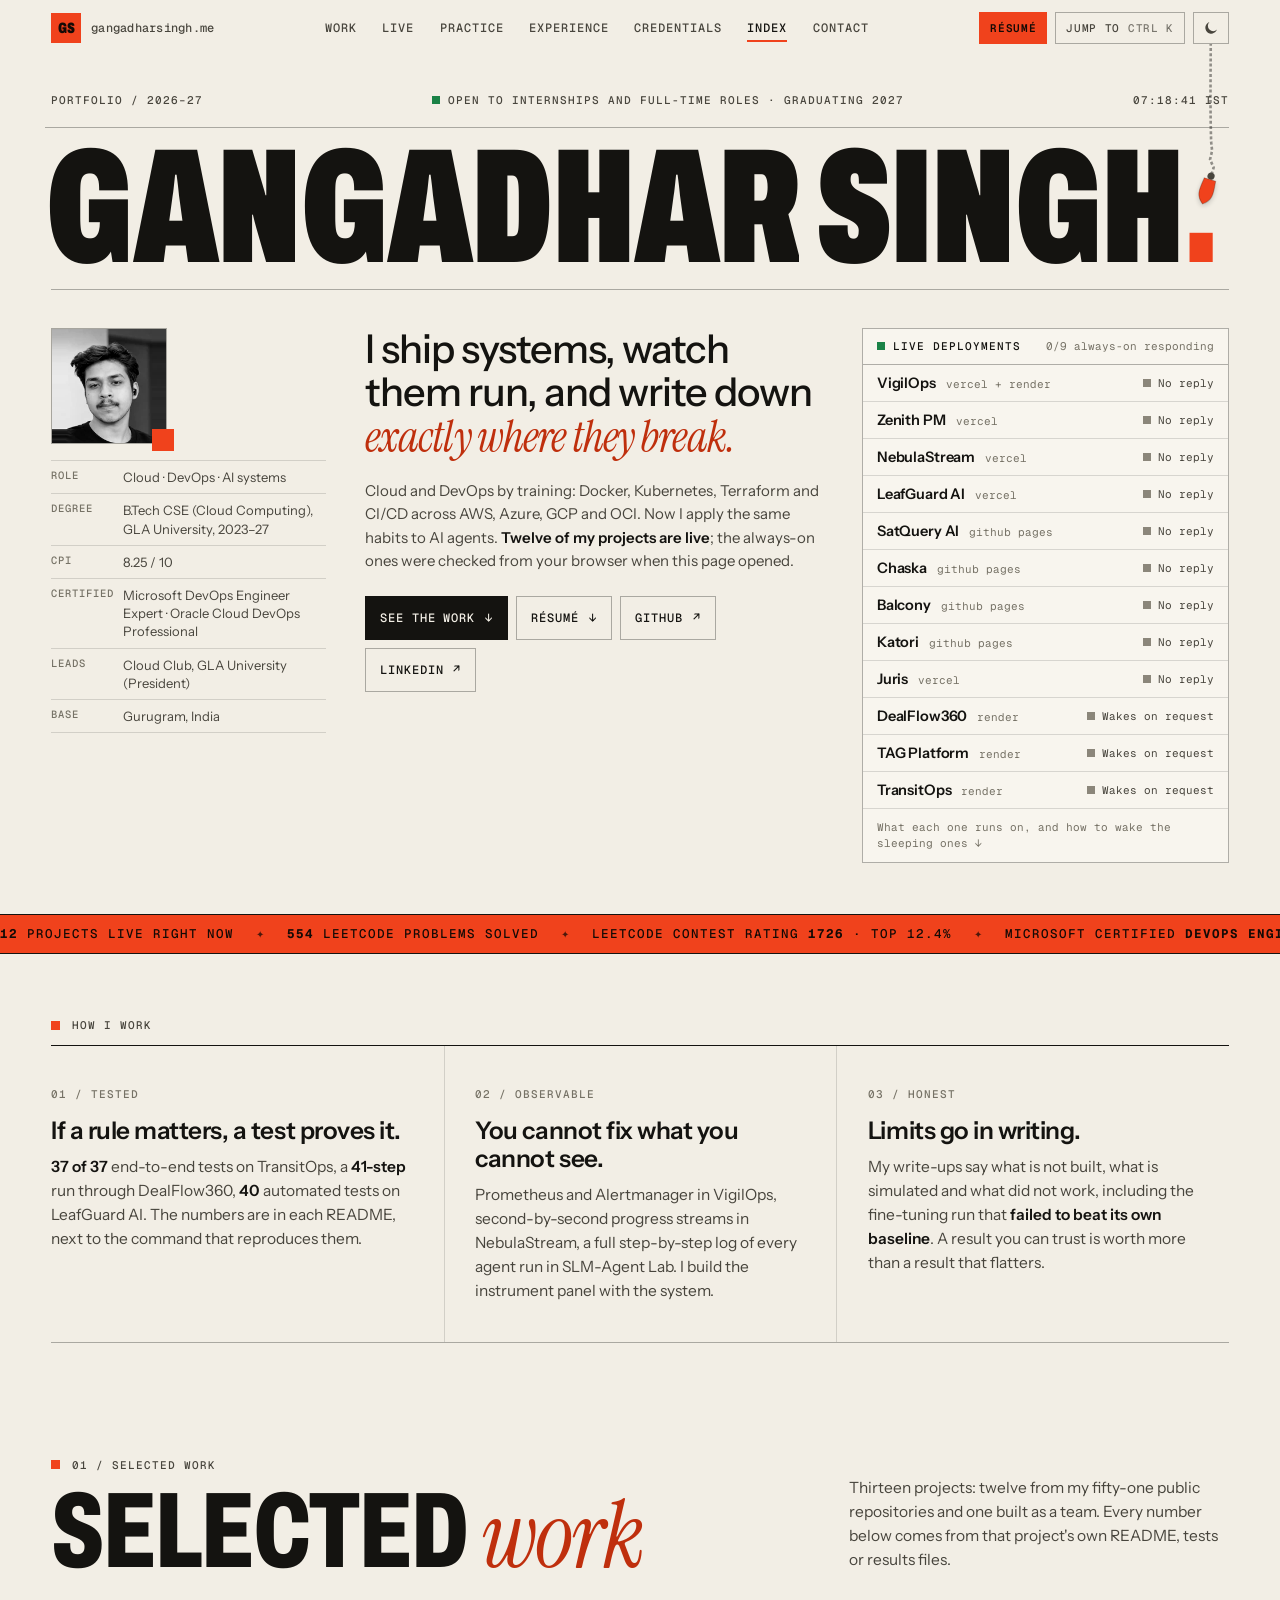
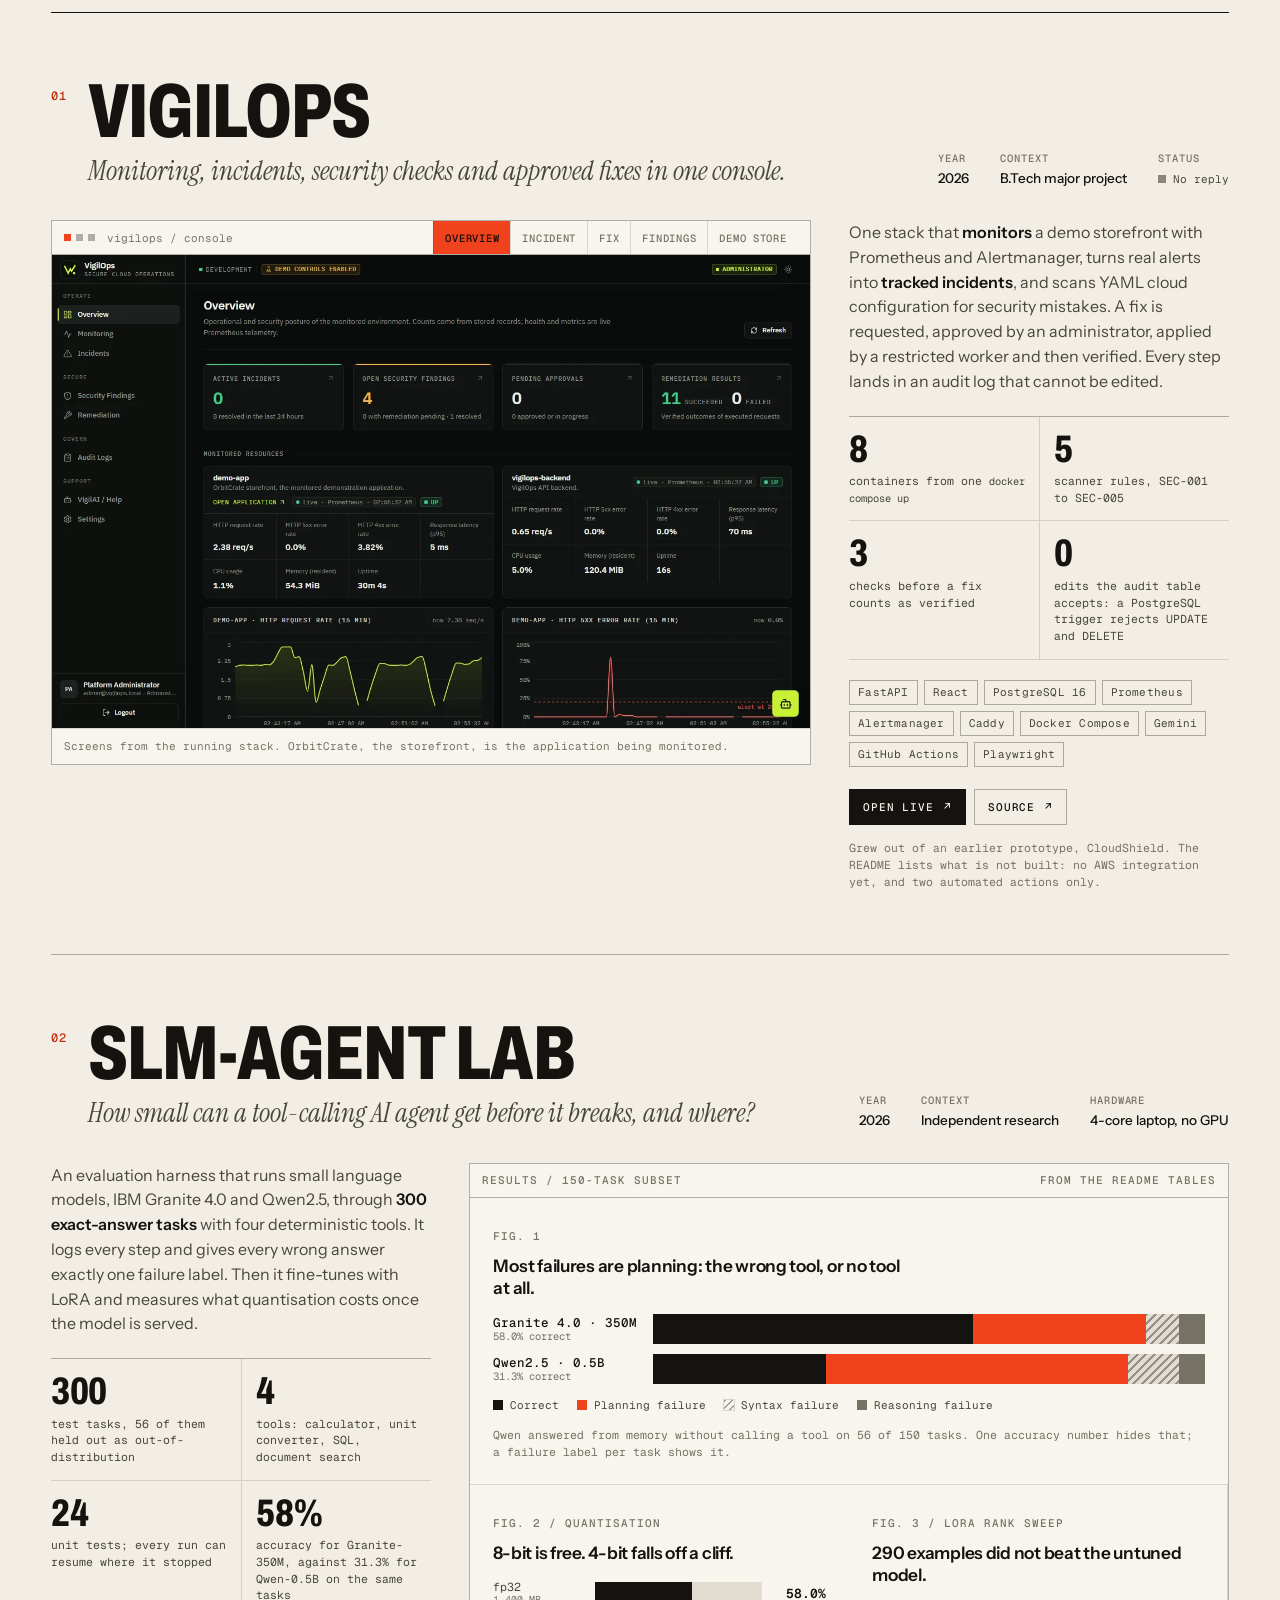
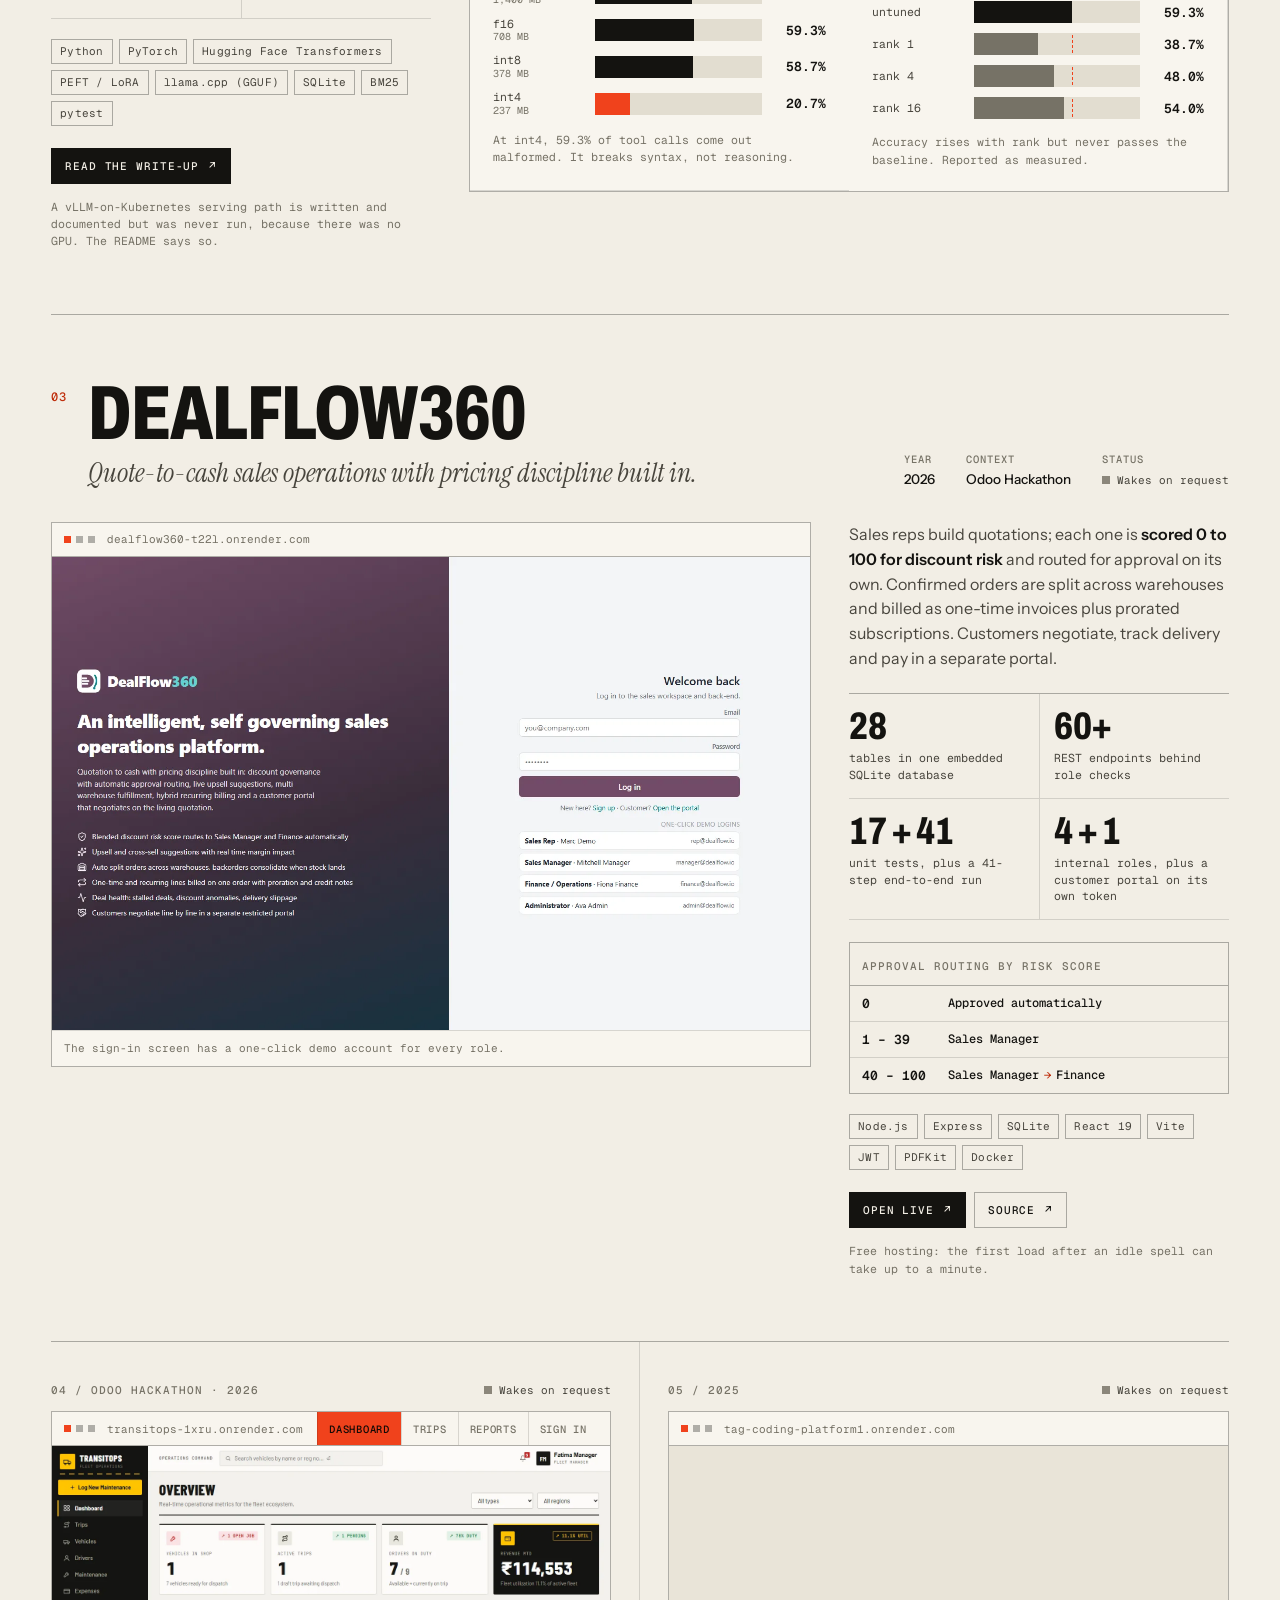
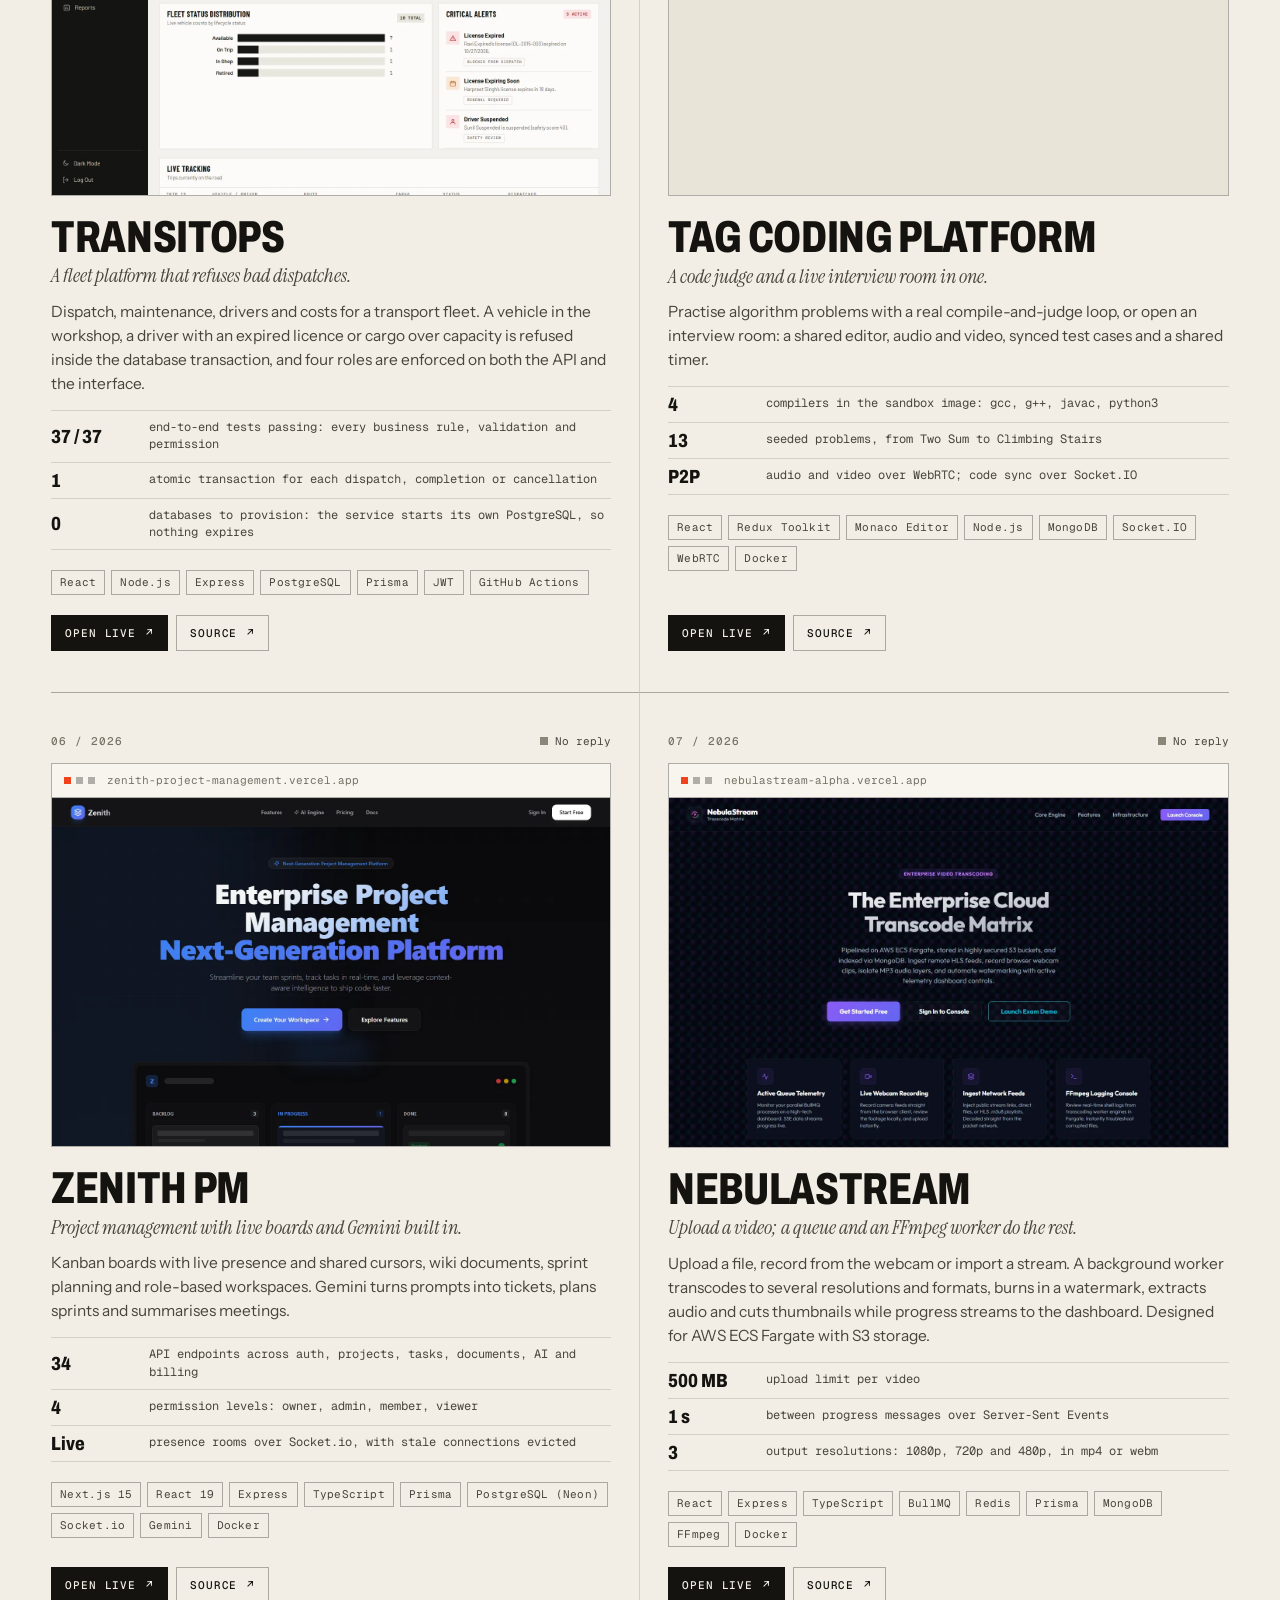
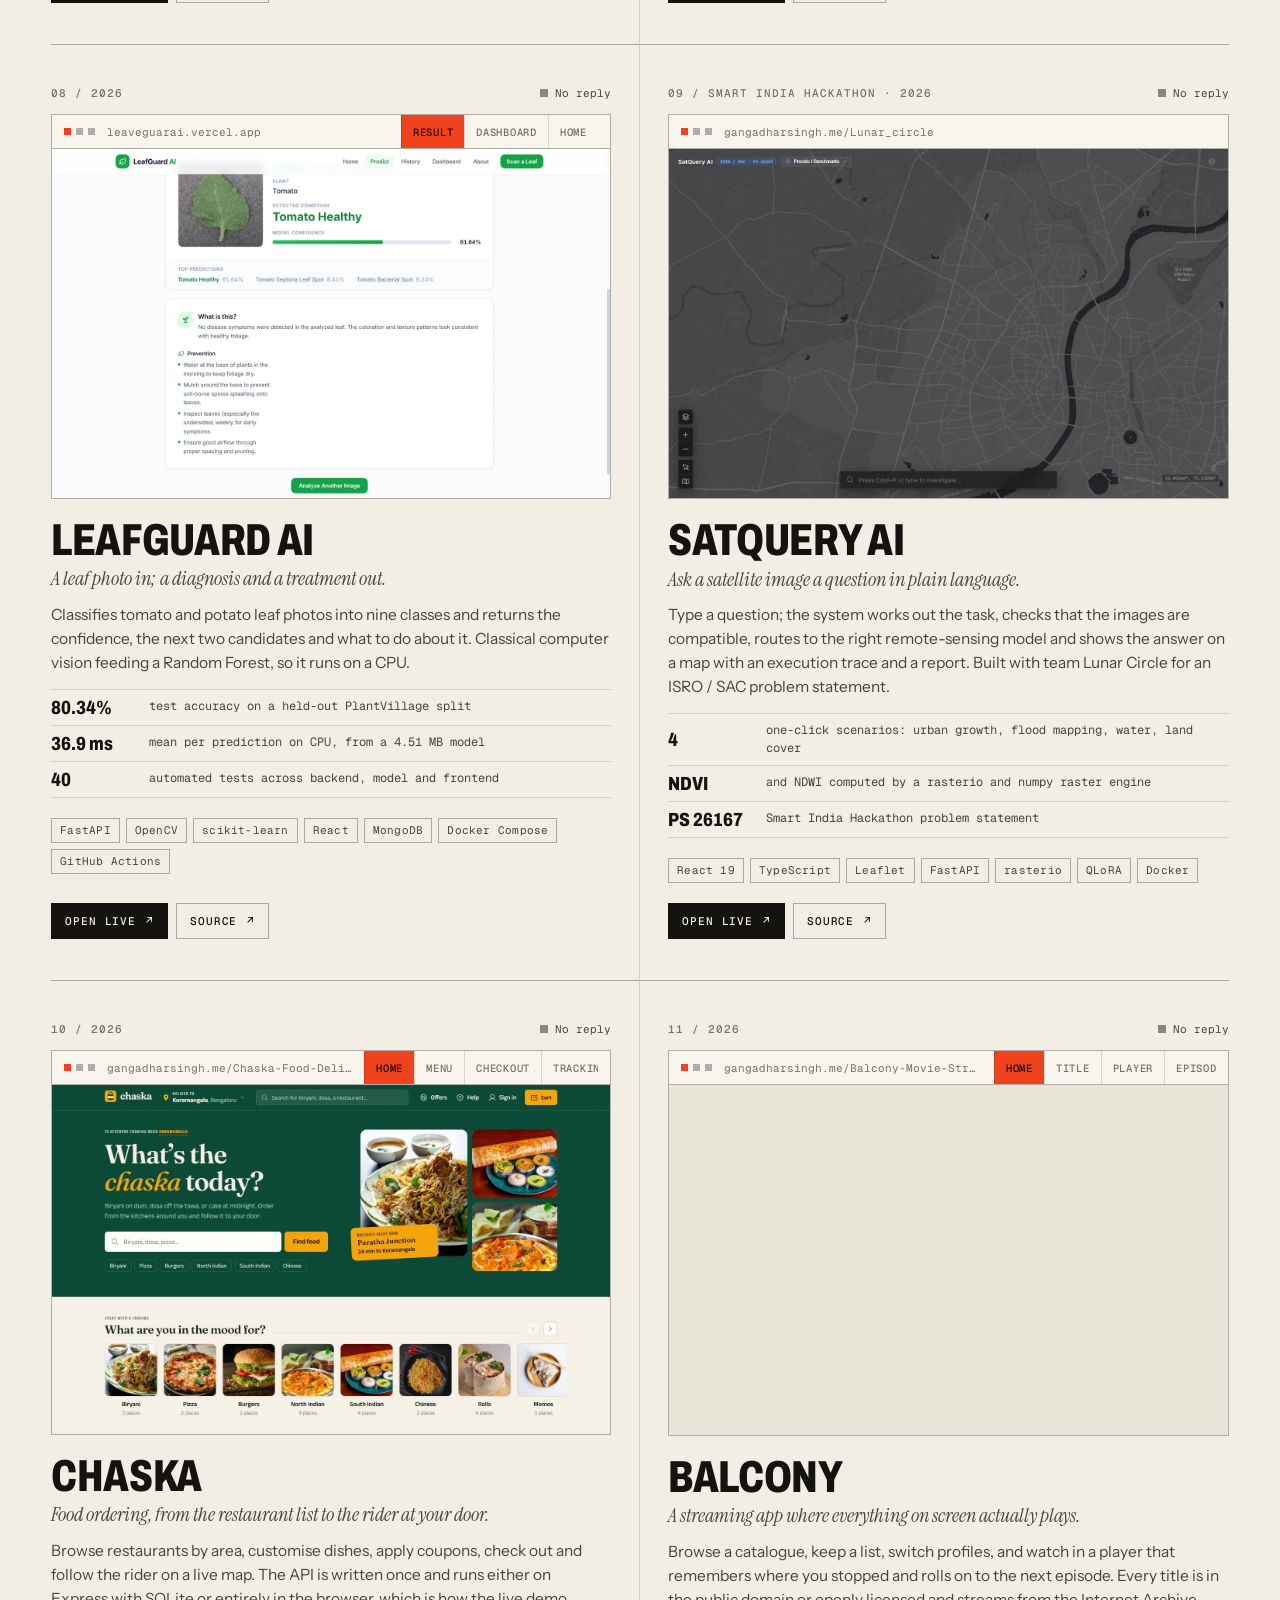
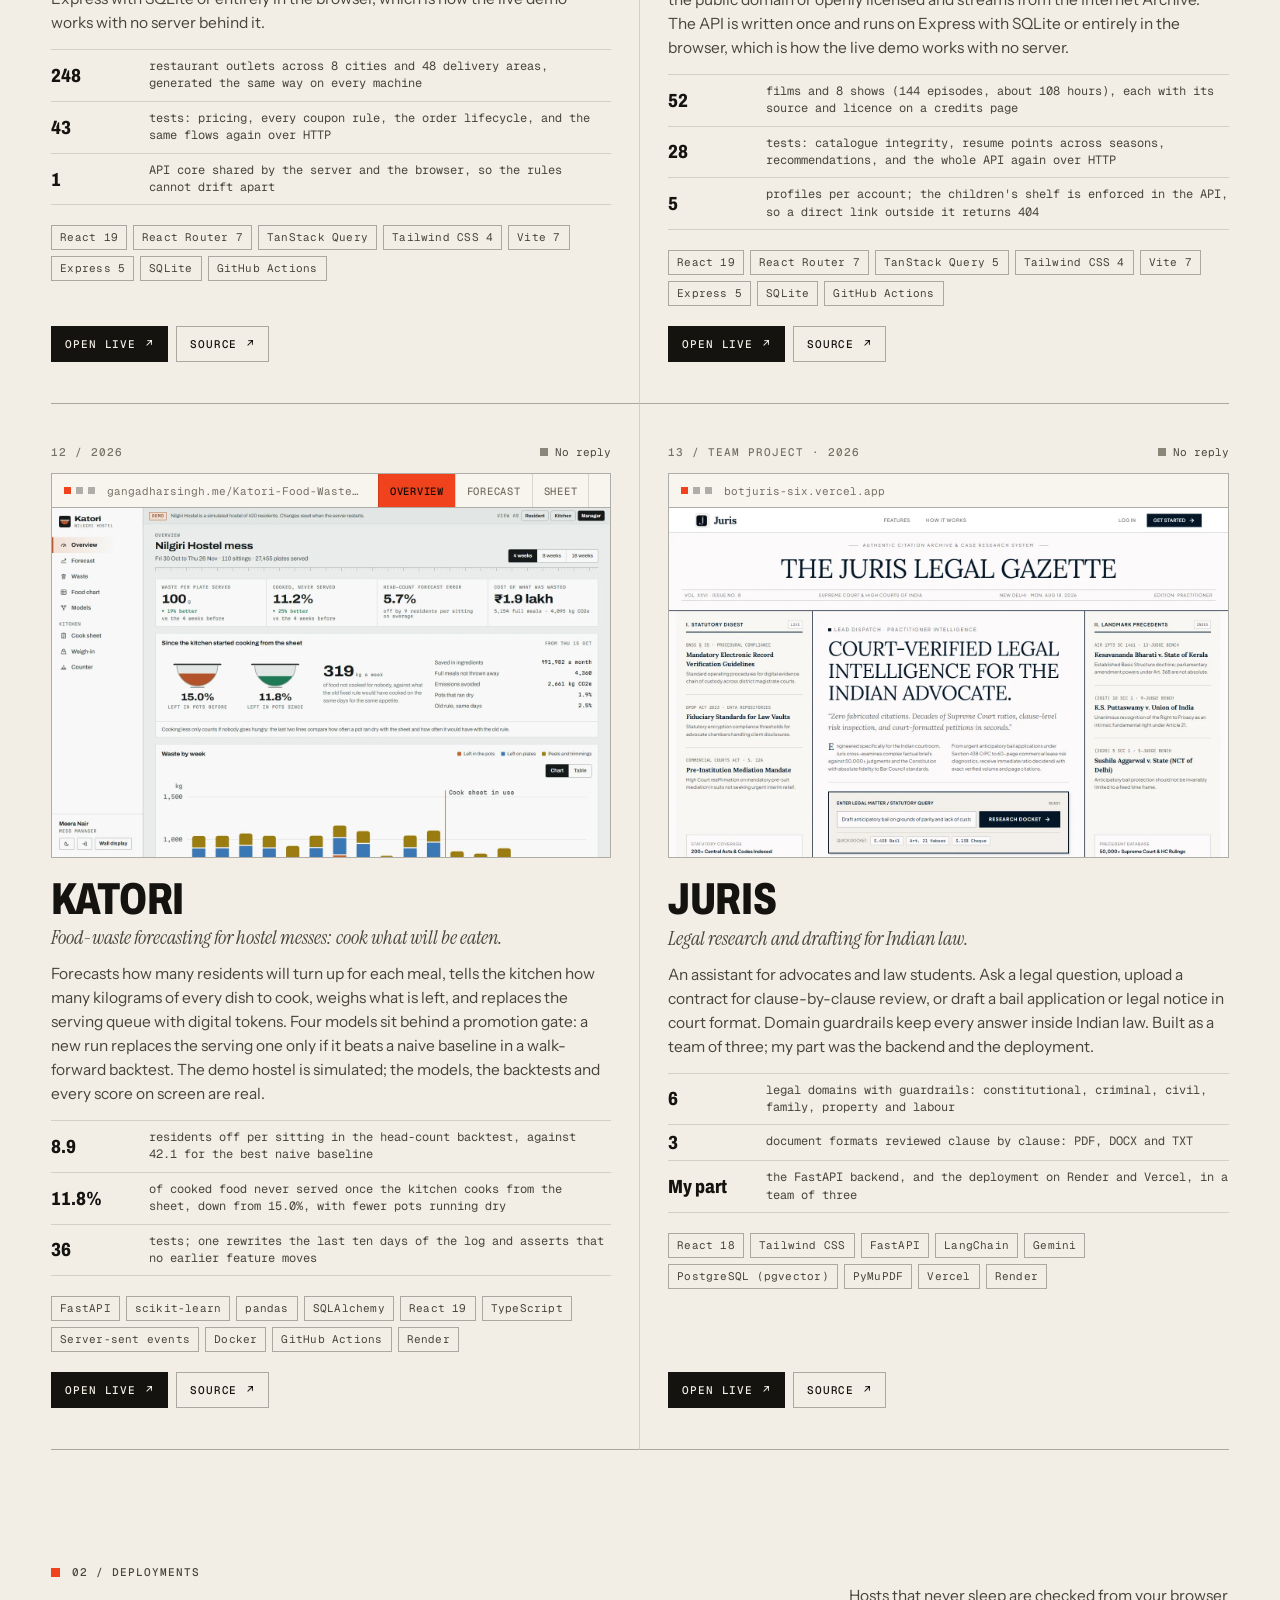
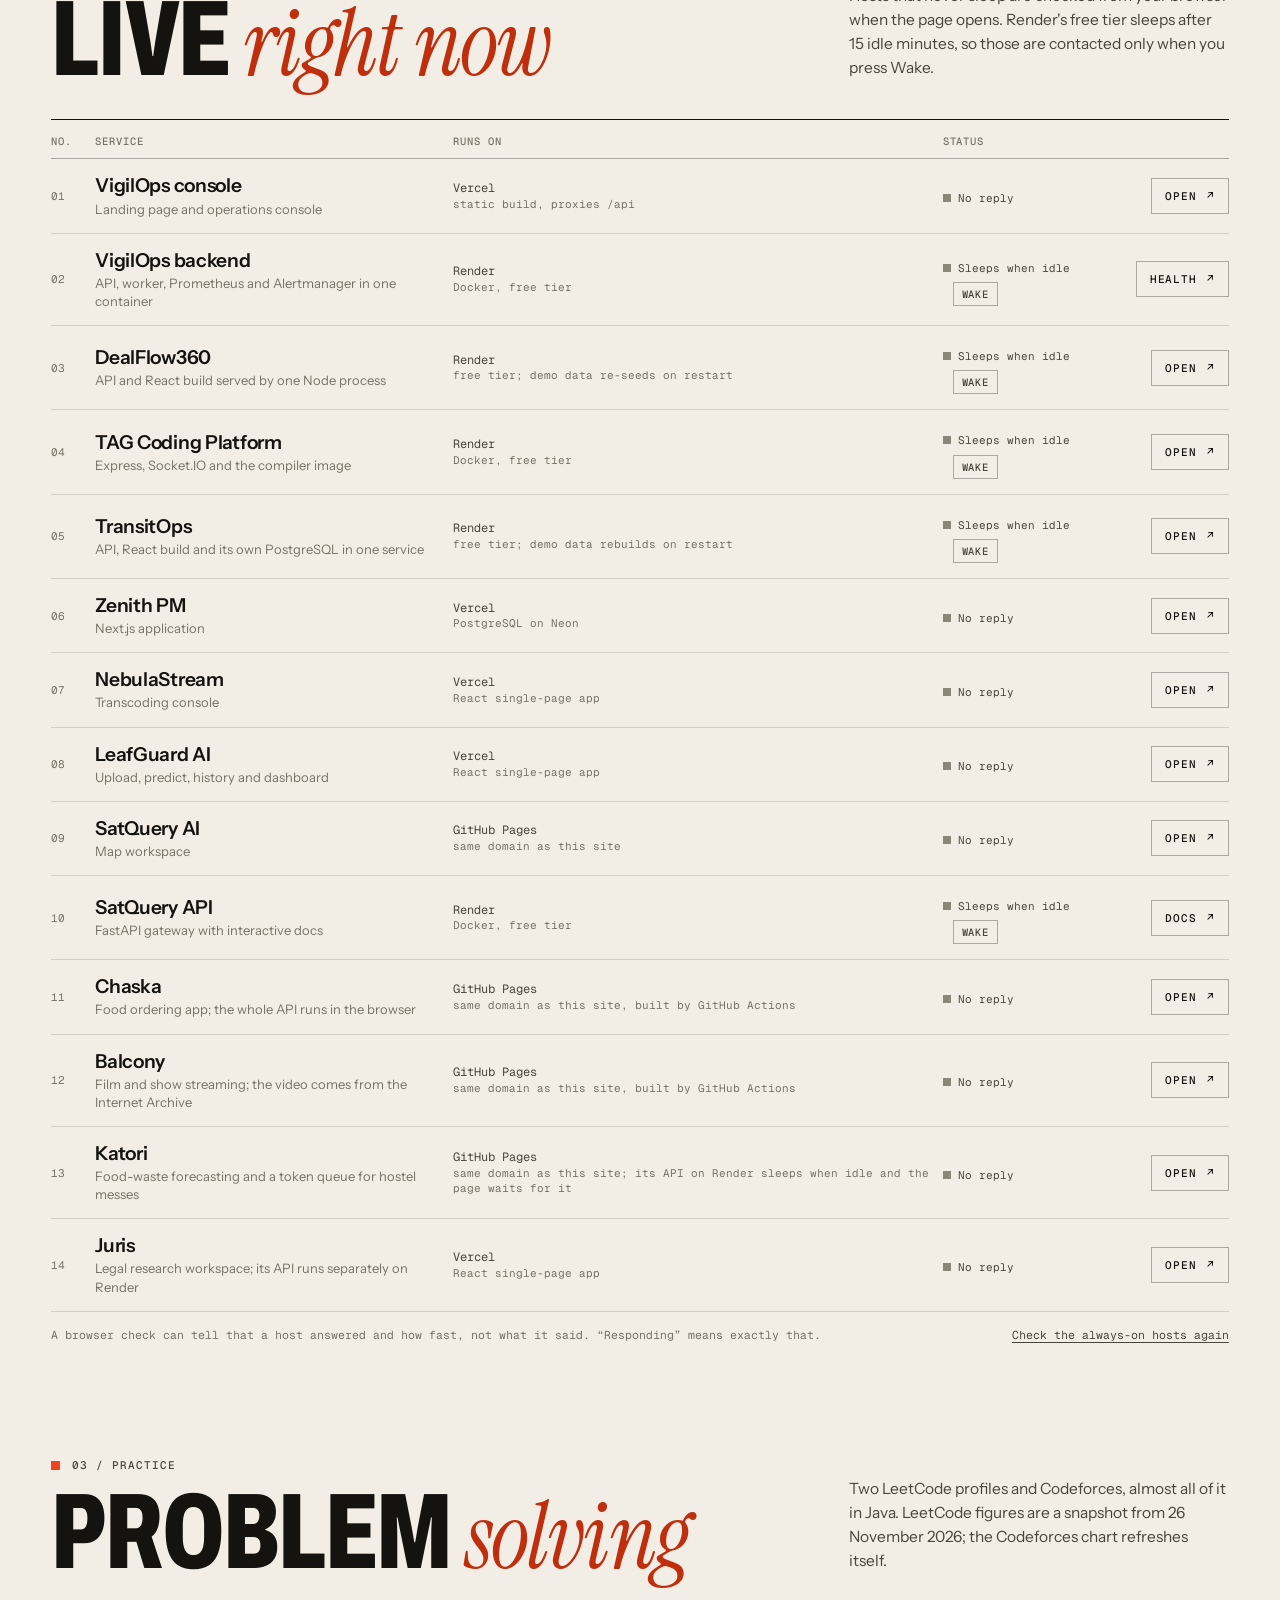
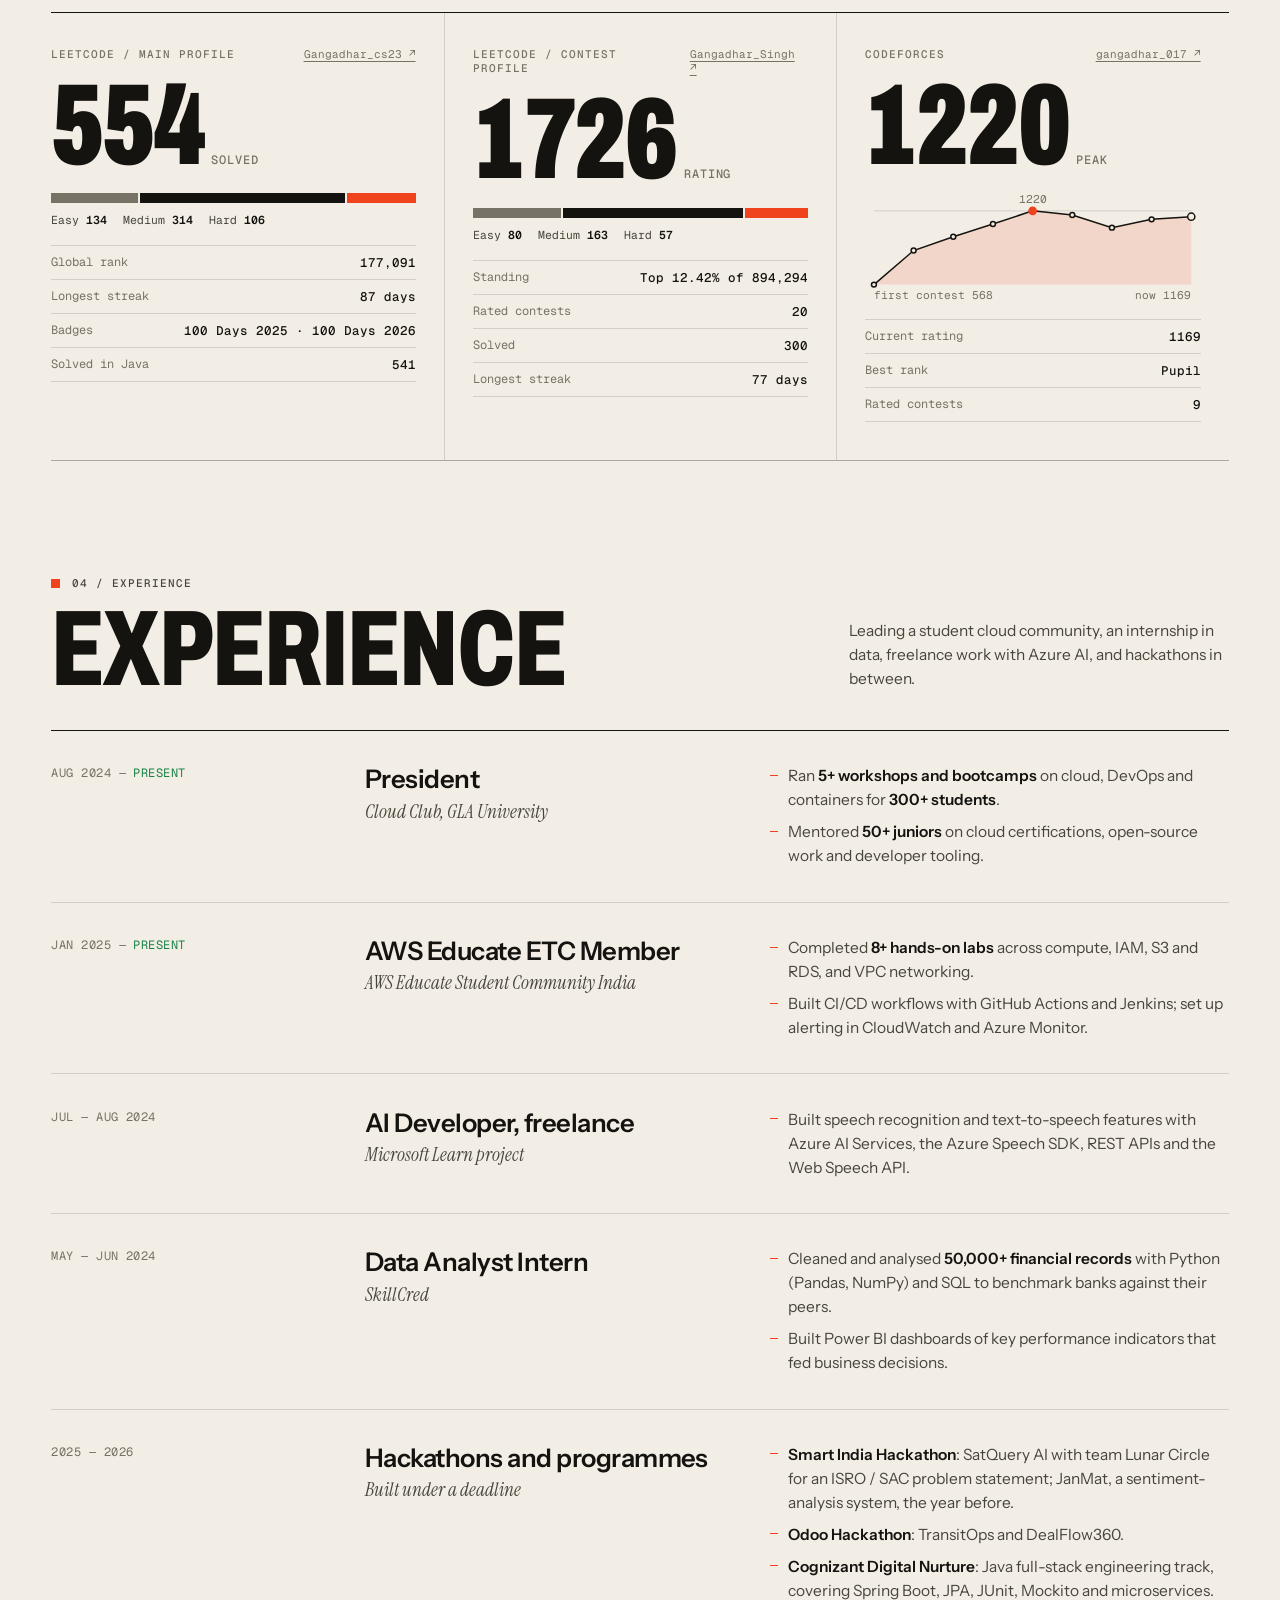
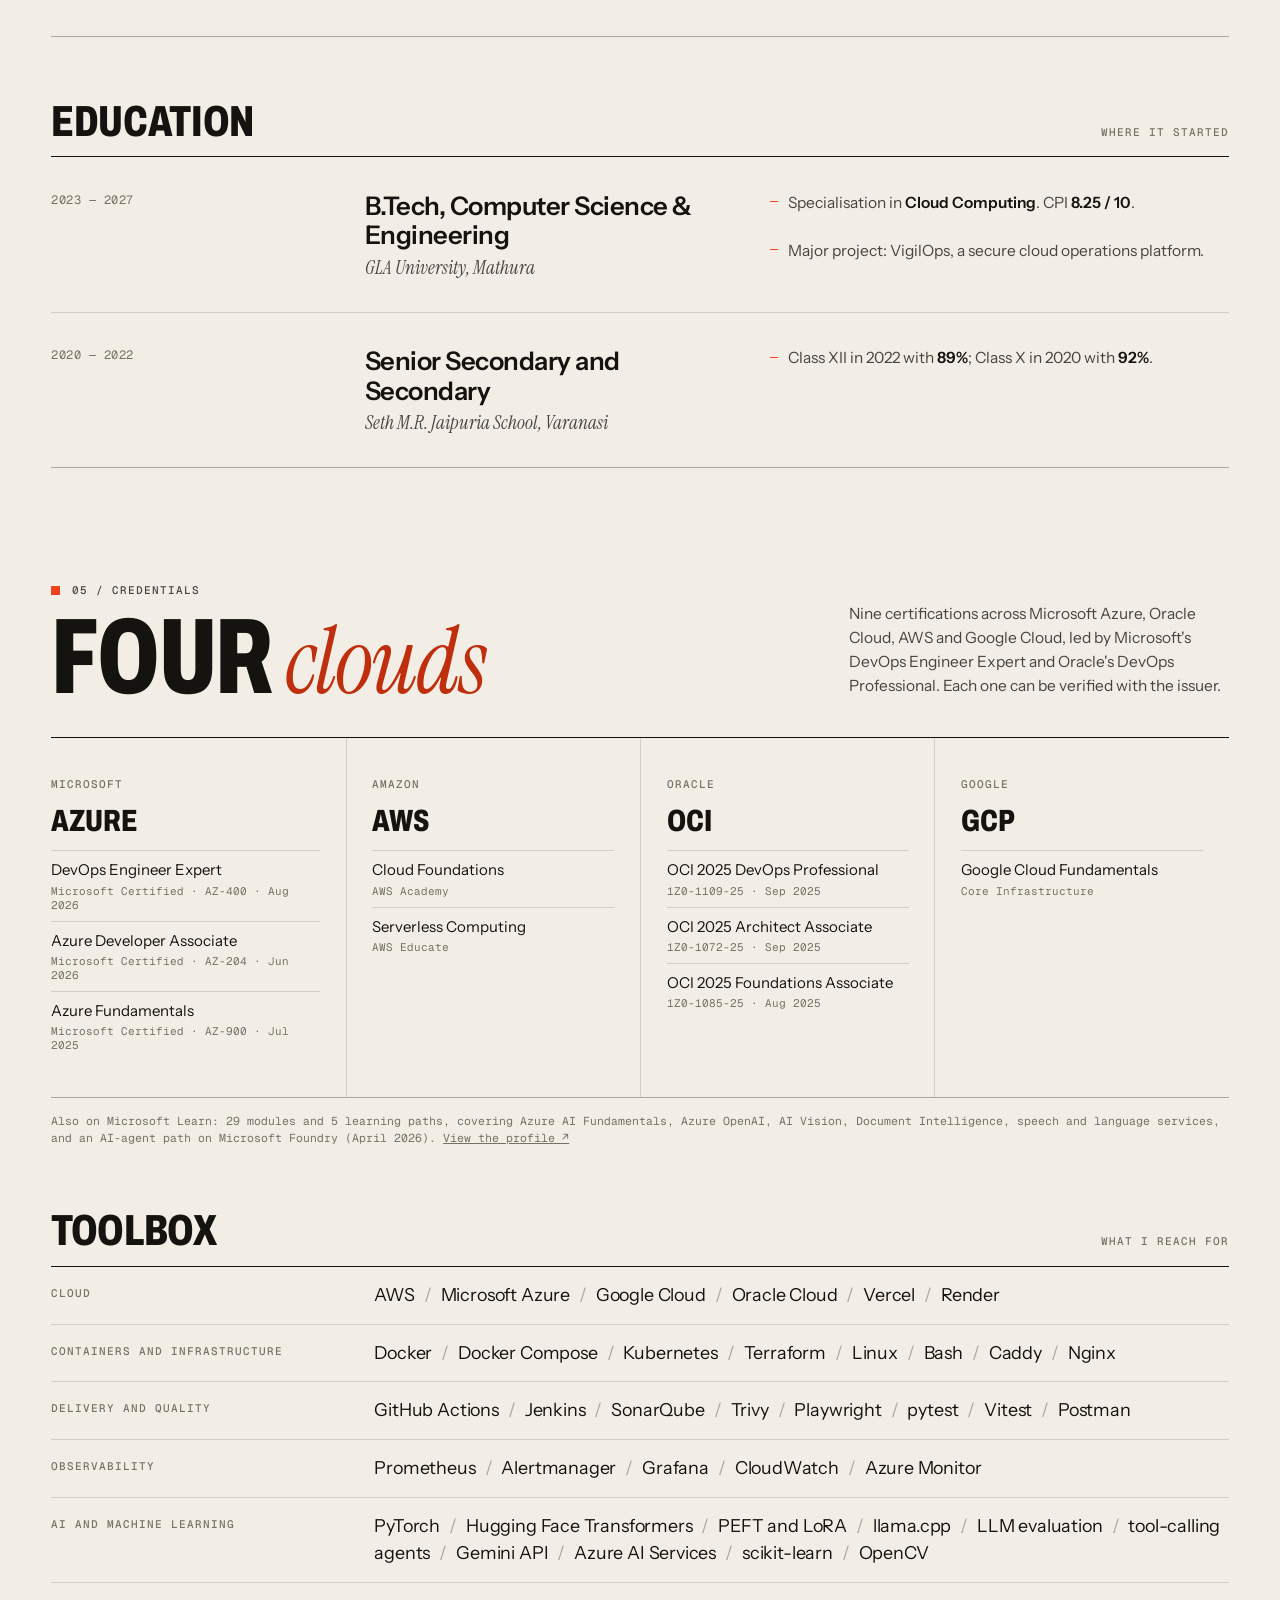
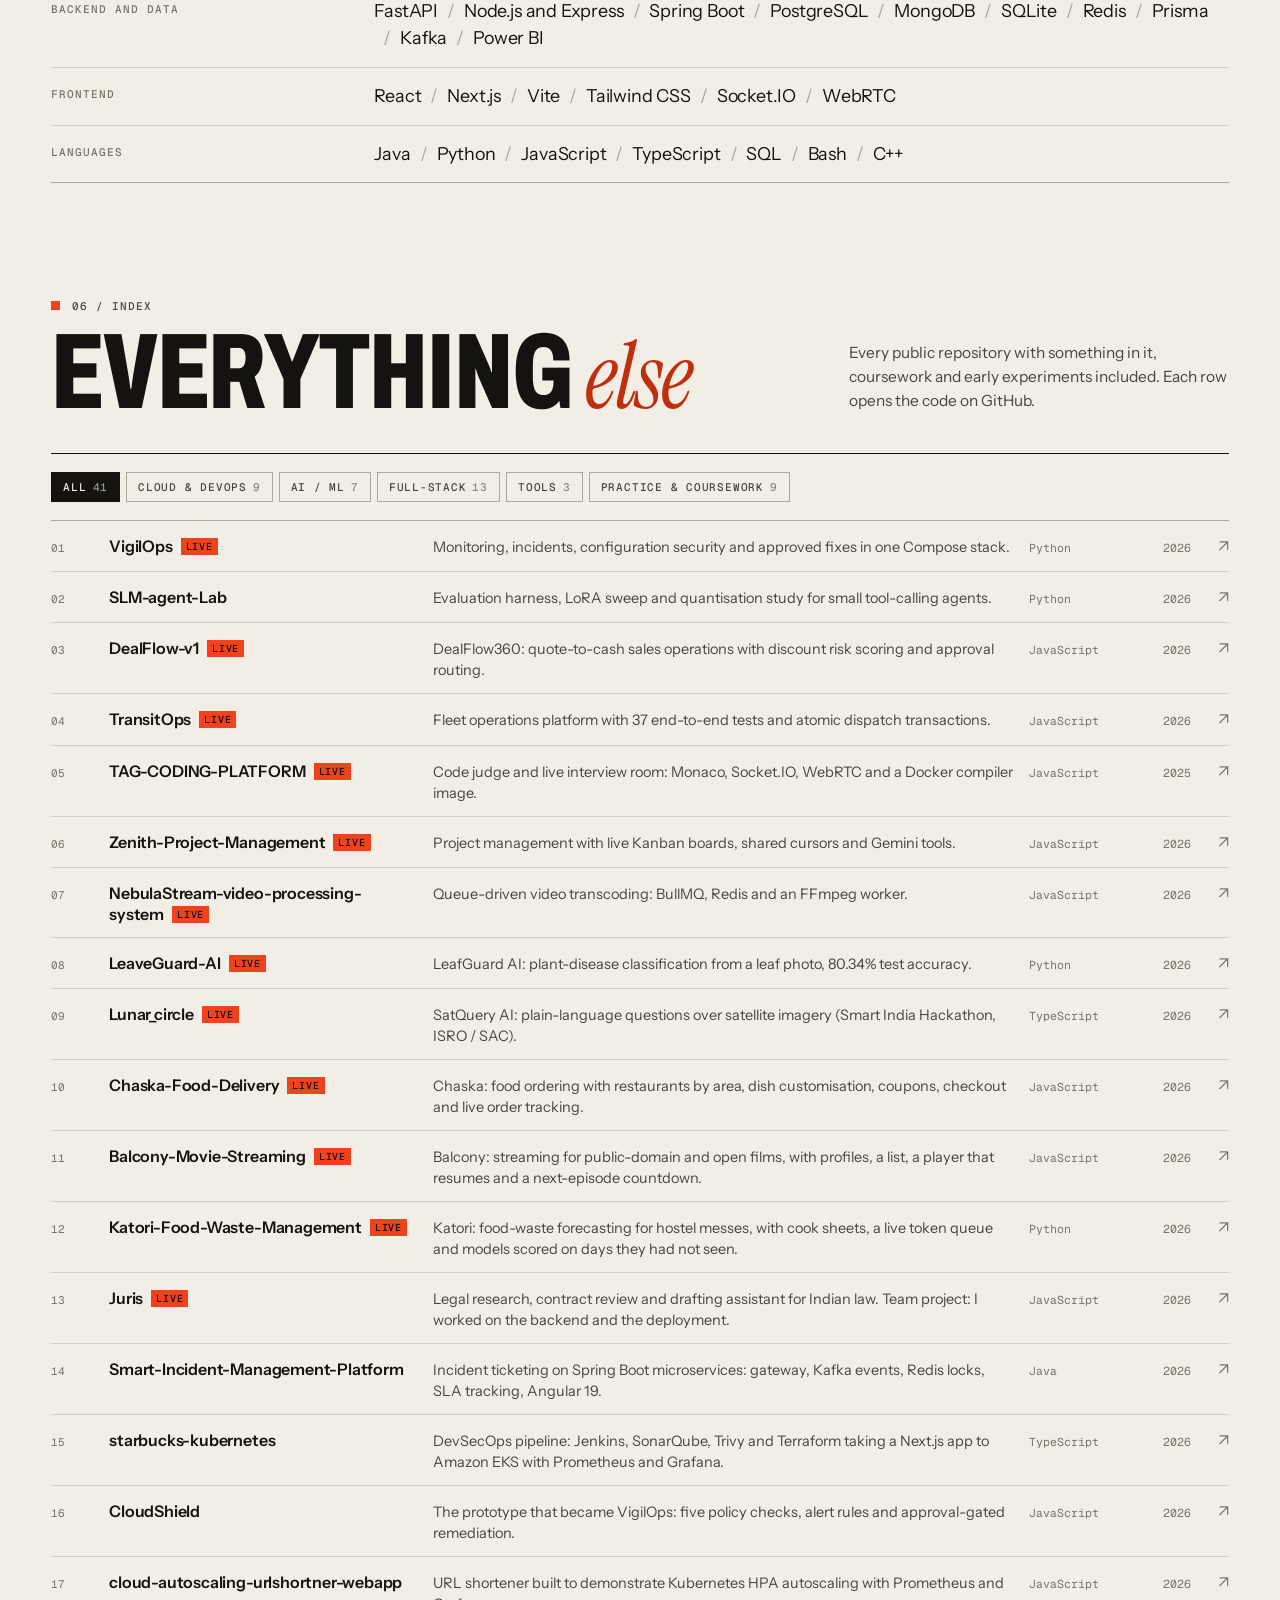
<file: index.html>
<!doctype html>
<html lang="en">
<head>
<meta charset="utf-8">
<script>if(location.protocol==='http:'&&/(^|\.)gangadharsingh\.me$/.test(location.hostname))location.replace('https://gangadharsingh.me'+location.pathname+location.search+location.hash);</script>
<meta name="viewport" content="width=device-width, initial-scale=1">
<title>Gangadhar Singh — Cloud, DevOps and AI systems</title>
<meta name="description" content="Gangadhar Singh builds cloud systems, watches them run and writes down where they break. Final-year B.Tech (Cloud Computing), GLA University. Live projects, an evaluation harness for small AI agents, nine cloud certifications.">
<meta name="author" content="Gangadhar Singh">
<link rel="canonical" href="https://gangadharsingh.me/">
<meta name="theme-color" content="#f2eee5">
<meta property="og:type" content="website">
<meta property="og:url" content="https://gangadharsingh.me/">
<meta property="og:title" content="Gangadhar Singh — Cloud, DevOps and AI systems">
<meta property="og:description" content="I ship systems, watch them run, and write down exactly where they break. Live projects, research on small AI agents, nine cloud certifications.">
<meta property="og:image" content="https://gangadharsingh.me/assets/img/og.png">
<meta property="og:image:width" content="1200">
<meta property="og:image:height" content="630">
<meta name="twitter:card" content="summary_large_image">
<link rel="icon" href="assets/img/favicon.svg" type="image/svg+xml">
<script>(function(){var d=document.documentElement;d.classList.add('js');var t;try{t=localStorage.getItem('theme')}catch(e){}if(t!=='dark'&&t!=='light')t=window.matchMedia&&matchMedia('(prefers-color-scheme: dark)').matches?'dark':'light';d.setAttribute('data-theme',t)})();</script>
<link rel="preconnect" href="https://fonts.googleapis.com">
<link rel="preconnect" href="https://fonts.gstatic.com" crossorigin>
<link href="https://fonts.googleapis.com/css2?family=Archivo:wdth,wght@62..125,400..900&family=Geist+Mono:wght@400;500;600&family=Instrument+Sans:wght@400;500;600&family=Instrument+Serif:ital@0;1&display=swap" rel="stylesheet">
<link rel="stylesheet" href="assets/css/site.css">
<script type="application/ld+json">
{"@context":"https://schema.org","@type":"Person","name":"Gangadhar Singh","url":"https://gangadharsingh.me/","image":"https://gangadharsingh.me/assets/img/gangadhar-singh.webp","jobTitle":"Cloud and DevOps engineer","description":"Final-year B.Tech Computer Science (Cloud Computing) student at GLA University building cloud, DevOps and AI systems.","alumniOf":{"@type":"CollegeOrUniversity","name":"GLA University"},"address":{"@type":"PostalAddress","addressLocality":"Gurugram","addressCountry":"IN"},"knowsAbout":["Cloud computing","DevOps","Kubernetes","Docker","Terraform","CI/CD","LLM evaluation","Full-stack development"],"sameAs":["https://github.com/Gangadhar017","https://www.linkedin.com/in/gangadhar17","https://leetcode.com/u/Gangadhar_cs23/","https://leetcode.com/u/Gangadhar_Singh/","https://codeforces.com/profile/gangadhar_017","https://learn.microsoft.com/en-us/users/gangadharsingh-9927/"]}
</script>
</head>
<body>
<a class="skip" href="#work">Skip to the work</a>

<div class="topbar">
  <div class="wrap">
    <a class="brand" href="#top" aria-label="Gangadhar Singh, back to top">
      <span class="brand-mark" aria-hidden="true">GS</span>
      <span class="brand-text">gangadharsingh.me</span>
    </a>
    <nav class="nav" aria-label="Sections">
      <a href="#work">Work</a>
      <a href="#fleet">Live</a>
      <a href="#practice">Practice</a>
      <a href="#path">Experience</a>
      <a href="#creds">Credentials</a>
      <a href="#index">Index</a>
      <a href="#contact">Contact</a>
    </nav>
    <div class="top-actions">
      <a class="tool cv" href="resume/">Résumé</a>
      <button class="tool" type="button" data-cmdk aria-label="Open the command palette"><span class="t">Jump to</span> <kbd id="kbd">Ctrl K</kbd><span class="m">Menu</span></button>
      <div class="theme-dock">
        <button class="tool" type="button" id="theme" aria-label="Switch between light and dark theme">
          <svg class="moon" viewBox="0 0 16 16" aria-hidden="true"><path fill="currentColor" d="M6.2 1.2a6.8 6.8 0 1 0 8.6 8.6A5.6 5.6 0 0 1 6.2 1.2Z"/></svg>
          <svg class="sun" viewBox="0 0 16 16" aria-hidden="true"><path fill="none" stroke="currentColor" stroke-width="1.5" d="M8 1v2M8 13v2M1 8h2M13 8h2M3 3l1.4 1.4M11.6 11.6 13 13M13 3l-1.4 1.4M4.4 11.6 3 13"/><rect x="5.5" y="5.5" width="5" height="5" fill="currentColor"/></svg>
        </button>
        <div class="cord" id="cord">
          <canvas class="cord__cv" aria-hidden="true"></canvas>
          <button class="cord__hit" id="cordHit" type="button" role="switch" aria-checked="false" aria-label="Pull cord to switch between light and dark theme"></button>
        </div>
      </div>
    </div>
  </div>
</div>

<header class="hero" id="top">
  <div class="wrap">
    <div class="hero-meta">
      <span class="label">Portfolio / 2026–27</span>
      <span class="label avail"><i class="dot ok live"></i>Open to internships and full-time roles · graduating 2027</span>
      <span class="label" id="clock">Gurugram, India</span>
    </div>

    <h1 class="name" id="name" aria-label="Gangadhar Singh"><span class="name-in"><span class="w"><span>Gangadhar</span></span> <span class="w"><span>Singh<i class="o">.</i></span></span></span></h1>

    <div class="hero-grid">
      <div class="id">
        <div class="portrait"><img src="assets/img/gangadhar-singh.webp" width="200" height="200" alt="Portrait of Gangadhar Singh"></div>
        <dl class="spec">
          <div><dt>Role</dt><dd>Cloud · DevOps · AI systems</dd></div>
          <div><dt>Degree</dt><dd>B.Tech CSE (Cloud Computing), GLA University, 2023–27</dd></div>
          <div><dt>CPI</dt><dd>8.25 / 10</dd></div>
          <div><dt>Certified</dt><dd>Microsoft DevOps Engineer Expert · Oracle Cloud DevOps Professional</dd></div>
          <div><dt>Leads</dt><dd>Cloud Club, GLA University (President)</dd></div>
          <div><dt>Base</dt><dd>Gurugram, India</dd></div>
        </dl>
      </div>

      <div>
        <p class="lede">I ship systems, watch them run, and write down <span class="serif">exactly where they break.</span></p>
        <p class="sublede">Cloud and DevOps by training: Docker, Kubernetes, Terraform and CI/CD across AWS, Azure, GCP and OCI. Now I apply the same habits to AI agents. <b>Twelve of my projects are live</b>; the always-on ones were checked from your browser when this page opened.</p>
        <div class="cta">
          <a class="btn" href="#work">See the work <span class="arr down" aria-hidden="true">↓</span></a>
          <a class="btn ghost" href="Gangadhar_Singh_Resume.pdf" download>Résumé <span class="arr down" aria-hidden="true">↓</span></a>
          <a class="btn ghost" href="https://github.com/Gangadhar017" target="_blank" rel="noopener">GitHub <span class="arr" aria-hidden="true">↗</span></a>
          <a class="btn ghost" href="https://www.linkedin.com/in/gangadhar17" target="_blank" rel="noopener">LinkedIn <span class="arr" aria-hidden="true">↗</span></a>
        </div>
      </div>

      <aside class="board" aria-label="Live deployments">
        <div class="board-head">
          <span class="label"><i class="dot ok live"></i>Live deployments</span>
          <span class="board-sum" id="fleet-sum">12 services</span>
        </div>
        <ul class="board-list">
          <li><a href="#vigilops"><span class="n">VigilOps</span><span class="h">vercel + render</span></a><span class="st" data-st="vigilops"><i class="dot ok"></i><span class="tx">Live</span></span></li>
          <li><a href="#zenith"><span class="n">Zenith PM</span><span class="h">vercel</span></a><span class="st" data-st="zenith"><i class="dot ok"></i><span class="tx">Live</span></span></li>
          <li><a href="#nebula"><span class="n">NebulaStream</span><span class="h">vercel</span></a><span class="st" data-st="nebula"><i class="dot ok"></i><span class="tx">Live</span></span></li>
          <li><a href="#leafguard"><span class="n">LeafGuard AI</span><span class="h">vercel</span></a><span class="st" data-st="leafguard"><i class="dot ok"></i><span class="tx">Live</span></span></li>
          <li><a href="#satquery"><span class="n">SatQuery AI</span><span class="h">github pages</span></a><span class="st" data-st="satquery"><i class="dot ok"></i><span class="tx">Live</span></span></li>
          <li><a href="#chaska"><span class="n">Chaska</span><span class="h">github pages</span></a><span class="st" data-st="chaska"><i class="dot ok"></i><span class="tx">Live</span></span></li>
          <li><a href="#balcony"><span class="n">Balcony</span><span class="h">github pages</span></a><span class="st" data-st="balcony"><i class="dot ok"></i><span class="tx">Live</span></span></li>
          <li><a href="#katori"><span class="n">Katori</span><span class="h">github pages</span></a><span class="st" data-st="katori"><i class="dot ok"></i><span class="tx">Live</span></span></li>
          <li><a href="#juris"><span class="n">Juris</span><span class="h">vercel</span></a><span class="st" data-st="juris"><i class="dot ok"></i><span class="tx">Live</span></span></li>
          <li><a href="#dealflow"><span class="n">DealFlow360</span><span class="h">render</span></a><span class="st" data-st="dealflow"><i class="dot"></i><span class="tx">Wakes on request</span></span></li>
          <li><a href="#tag"><span class="n">TAG Platform</span><span class="h">render</span></a><span class="st" data-st="tag"><i class="dot"></i><span class="tx">Wakes on request</span></span></li>
          <li><a href="#transitops"><span class="n">TransitOps</span><span class="h">render</span></a><span class="st" data-st="transitops"><i class="dot"></i><span class="tx">Wakes on request</span></span></li>
        </ul>
        <a class="board-foot" href="#fleet">What each one runs on, and how to wake the sleeping ones ↓</a>
      </aside>
    </div>
  </div>

  <div class="ticker" aria-hidden="true">
    <div class="ticker-track">
      <ul>
        <li><b>12</b> projects live right now</li>
        <li><b>554</b> LeetCode problems solved</li>
        <li>LeetCode contest rating <b>1726</b> · top 12.4%</li>
        <li>Microsoft Certified <b>DevOps Engineer Expert</b></li>
        <li>Oracle Cloud <b>DevOps Professional</b></li>
        <li><b>9</b> cloud certifications · Azure · OCI · AWS · GCP</li>
        <li>President, Cloud Club · GLA University</li>
        <li><b>300+</b> students taught in workshops</li>
        <li><b>37/37</b> end-to-end tests on TransitOps</li>
        <li><b>51</b> public repositories</li>
        <li>B.Tech CSE (Cloud Computing) · CPI <b>8.25</b></li>
        <li>Codeforces max <b>1220</b></li>
      </ul>
    </div>
  </div>
</header>

<main>

<section class="wrap" aria-labelledby="how-h">
  <div class="strip-head"><span class="label" id="how-h">How I work</span></div>
  <div class="principles">
    <div class="principle rv">
      <span class="label">01 / Tested</span>
      <h3>If a rule matters, a test proves it.</h3>
      <p><b>37 of 37</b> end-to-end tests on TransitOps, a <b>41-step</b> run through DealFlow360, <b>40</b> automated tests on LeafGuard AI. The numbers are in each README, next to the command that reproduces them.</p>
    </div>
    <div class="principle rv">
      <span class="label">02 / Observable</span>
      <h3>You cannot fix what you cannot see.</h3>
      <p>Prometheus and Alertmanager in VigilOps, second-by-second progress streams in NebulaStream, a full step-by-step log of every agent run in SLM-Agent Lab. I build the instrument panel with the system.</p>
    </div>
    <div class="principle rv">
      <span class="label">03 / Honest</span>
      <h3>Limits go in writing.</h3>
      <p>My write-ups say what is not built, what is simulated and what did not work, including the fine-tuning run that <b>failed to beat its own baseline</b>. A result you can trust is worth more than a result that flatters.</p>
    </div>
  </div>
</section>

<!-- ============ 01 WORK ============ -->
<section class="section" id="work" aria-labelledby="work-h">
  <div class="wrap">
    <div class="section-head">
      <div>
        <span class="label sec-no">01 / Selected work</span>
        <h2 id="work-h">Selected <span class="serif">work</span></h2>
      </div>
      <p class="sec-note">Thirteen projects: twelve from my fifty-one public repositories and one built as a team. Every number below comes from that project's own README, tests or results files.</p>
    </div>

    <!-- VigilOps -->
    <article class="case" id="vigilops">
      <header class="case-head">
        <div class="case-title">
          <span class="case-no">01</span>
          <div>
            <h3>VigilOps</h3>
            <p class="kicker">Monitoring, incidents, security checks and approved fixes in one console.</p>
          </div>
        </div>
        <dl class="meta">
          <div><dt>Year</dt><dd>2026</dd></div>
          <div><dt>Context</dt><dd>B.Tech major project</dd></div>
          <div><dt>Status</dt><dd><span class="st" data-st="vigilops"><i class="dot ok"></i><span class="tx">Live</span></span></dd></div>
        </dl>
      </header>
      <div class="case-body">
        <figure class="shot case-visual rv">
          <div class="shot-bar">
            <span class="sq" aria-hidden="true"><i></i><i></i><i></i></span>
            <span class="shot-url">vigilops / console</span>
            <div class="shot-tabs" role="tablist" aria-label="VigilOps screens">
              <button type="button" role="tab" aria-selected="true" data-src="assets/img/vigilops-overview.webp" data-alt="VigilOps overview: active incidents, open security findings, pending approvals, and live request-rate and error-rate charts for the monitored services.">Overview</button>
              <button type="button" role="tab" aria-selected="false" data-src="assets/img/vigilops-incident.webp" data-alt="VigilOps incident detail with its timeline and linked alert.">Incident</button>
              <button type="button" role="tab" aria-selected="false" data-src="assets/img/vigilops-remediation.webp" data-alt="VigilOps remediation request showing approval, execution and verification steps.">Fix</button>
              <button type="button" role="tab" aria-selected="false" data-src="assets/img/vigilops-findings.webp" data-alt="VigilOps security findings from the configuration scanner.">Findings</button>
              <button type="button" role="tab" aria-selected="false" data-src="assets/img/vigilops-orbitcrate.webp" data-alt="OrbitCrate, the demo storefront that VigilOps monitors.">Demo store</button>
            </div>
          </div>
          <img class="shot-img" src="assets/img/vigilops-overview.webp" width="1360" height="850" alt="VigilOps overview: active incidents, open security findings, pending approvals, and live request-rate and error-rate charts for the monitored services.">
          <figcaption>Screens from the running stack. OrbitCrate, the storefront, is the application being monitored.</figcaption>
        </figure>
        <div class="case-text rv">
          <p class="case-lead">One stack that <b>monitors</b> a demo storefront with Prometheus and Alertmanager, turns real alerts into <b>tracked incidents</b>, and scans YAML cloud configuration for security mistakes. A fix is requested, approved by an administrator, applied by a restricted worker and then verified. Every step lands in an audit log that cannot be edited.</p>
          <ul class="facts">
            <li><b>8</b><span>containers from one <code>docker compose up</code></span></li>
            <li><b>5</b><span>scanner rules, SEC-001 to SEC-005</span></li>
            <li><b>3</b><span>checks before a fix counts as verified</span></li>
            <li><b>0</b><span>edits the audit table accepts: a PostgreSQL trigger rejects UPDATE and DELETE</span></li>
          </ul>
          <ul class="chips" aria-label="Built with">
            <li>FastAPI</li><li>React</li><li>PostgreSQL 16</li><li>Prometheus</li><li>Alertmanager</li><li>Caddy</li><li>Docker Compose</li><li>Gemini</li><li>GitHub Actions</li><li>Playwright</li>
          </ul>
          <div class="links">
            <a class="btn sm" href="https://frontend-sigma-one-0hshbxb8vj.vercel.app/" target="_blank" rel="noopener">Open live <span class="arr" aria-hidden="true">↗</span></a>
            <a class="btn sm ghost" href="https://github.com/Gangadhar017/VigilOps" target="_blank" rel="noopener">Source <span class="arr" aria-hidden="true">↗</span></a>
          </div>
          <p class="note">Grew out of an earlier prototype, CloudShield. The README lists what is not built: no AWS integration yet, and two automated actions only.</p>
        </div>
      </div>
    </article>

    <!-- SLM-Agent Lab -->
    <article class="case flip" id="slm">
      <header class="case-head">
        <div class="case-title">
          <span class="case-no">02</span>
          <div>
            <h3>SLM-Agent Lab</h3>
            <p class="kicker">How small can a tool-calling AI agent get before it breaks, and where?</p>
          </div>
        </div>
        <dl class="meta">
          <div><dt>Year</dt><dd>2026</dd></div>
          <div><dt>Context</dt><dd>Independent research</dd></div>
          <div><dt>Hardware</dt><dd>4-core laptop, no GPU</dd></div>
        </dl>
      </header>
      <div class="case-body">
        <figure class="lab case-visual rv" aria-label="Results from SLM-Agent Lab">
          <div class="lab-head"><span class="label">Results / 150-task subset</span><span class="label">from the README tables</span></div>
          <div class="lab-grid">
            <div class="plot wide">
              <span class="label">Fig. 1</span>
              <h4>Most failures are planning: the wrong tool, or no tool at all.</h4>
              <div class="stack-row">
                <span class="k">Granite 4.0 · 350M<small>58.0% correct</small></span>
                <div class="stack" role="img" aria-label="Granite 4.0 350M: 87 correct, 47 planning failures, 9 syntax failures, 7 reasoning failures out of 150 tasks.">
                  <i class="seg c" style="--w:58%"></i><i class="seg p" style="--w:31.33%"></i><i class="seg s" style="--w:6%"></i><i class="seg r" style="--w:4.67%"></i>
                </div>
              </div>
              <div class="stack-row">
                <span class="k">Qwen2.5 · 0.5B<small>31.3% correct</small></span>
                <div class="stack" role="img" aria-label="Qwen2.5 0.5B: 47 correct, 82 planning failures, 14 syntax failures, 7 reasoning failures out of 150 tasks.">
                  <i class="seg c" style="--w:31.33%"></i><i class="seg p" style="--w:54.67%"></i><i class="seg s" style="--w:9.33%"></i><i class="seg r" style="--w:4.67%"></i>
                </div>
              </div>
              <div class="legend" aria-hidden="true">
                <span><i class="c"></i>Correct</span><span><i class="p"></i>Planning failure</span><span><i class="s"></i>Syntax failure</span><span><i class="r"></i>Reasoning failure</span>
              </div>
              <p class="cap">Qwen answered from memory without calling a tool on 56 of 150 tasks. One accuracy number hides that; a failure label per task shows it.</p>
            </div>
            <div class="plot">
              <span class="label">Fig. 2 / Quantisation</span>
              <h4>8-bit is free. 4-bit falls off a cliff.</h4>
              <div class="bars">
                <div class="bar-row"><span class="k">fp32<small>1,400 MB</small></span><div class="track"><i class="fill" style="--w:58%"></i></div><span class="v">58.0%</span></div>
                <div class="bar-row"><span class="k">f16<small>708 MB</small></span><div class="track"><i class="fill" style="--w:59.3%"></i></div><span class="v">59.3%</span></div>
                <div class="bar-row"><span class="k">int8<small>378 MB</small></span><div class="track"><i class="fill" style="--w:58.7%"></i></div><span class="v">58.7%</span></div>
                <div class="bar-row"><span class="k">int4<small>237 MB</small></span><div class="track"><i class="fill hot" style="--w:20.7%"></i></div><span class="v">20.7%</span></div>
              </div>
              <p class="cap">At int4, 59.3% of tool calls come out malformed. It breaks syntax, not reasoning.</p>
            </div>
            <div class="plot">
              <span class="label">Fig. 3 / LoRA rank sweep</span>
              <h4>290 examples did not beat the untuned model.</h4>
              <div class="bars">
                <div class="bar-row"><span class="k">untuned</span><div class="track"><i class="fill" style="--w:59.3%"></i></div><span class="v">59.3%</span></div>
                <div class="bar-row"><span class="k">rank 1</span><div class="track"><i class="fill dim" style="--w:38.7%"></i><i class="ref" style="--at:59.3%"></i></div><span class="v">38.7%</span></div>
                <div class="bar-row"><span class="k">rank 4</span><div class="track"><i class="fill dim" style="--w:48%"></i><i class="ref" style="--at:59.3%"></i></div><span class="v">48.0%</span></div>
                <div class="bar-row"><span class="k">rank 16</span><div class="track"><i class="fill dim" style="--w:54%"></i><i class="ref" style="--at:59.3%"></i></div><span class="v">54.0%</span></div>
              </div>
              <p class="cap">Accuracy rises with rank but never passes the baseline. Reported as measured.</p>
            </div>
          </div>
        </figure>
        <div class="case-text rv">
          <p class="case-lead">An evaluation harness that runs small language models, IBM Granite 4.0 and Qwen2.5, through <b>300 exact-answer tasks</b> with four deterministic tools. It logs every step and gives every wrong answer exactly one failure label. Then it fine-tunes with LoRA and measures what quantisation costs once the model is served.</p>
          <ul class="facts">
            <li><b>300</b><span>test tasks, 56 of them held out as out-of-distribution</span></li>
            <li><b>4</b><span>tools: calculator, unit converter, SQL, document search</span></li>
            <li><b>24</b><span>unit tests; every run can resume where it stopped</span></li>
            <li><b>58%</b><span>accuracy for Granite-350M, against 31.3% for Qwen-0.5B on the same tasks</span></li>
          </ul>
          <ul class="chips" aria-label="Built with">
            <li>Python</li><li>PyTorch</li><li>Hugging Face Transformers</li><li>PEFT / LoRA</li><li>llama.cpp (GGUF)</li><li>SQLite</li><li>BM25</li><li>pytest</li>
          </ul>
          <div class="links">
            <a class="btn sm" href="https://github.com/Gangadhar017/SLM-agent-Lab" target="_blank" rel="noopener">Read the write-up <span class="arr" aria-hidden="true">↗</span></a>
          </div>
          <p class="note">A vLLM-on-Kubernetes serving path is written and documented but was never run, because there was no GPU. The README says so.</p>
        </div>
      </div>
    </article>

    <!-- DealFlow360 -->
    <article class="case" id="dealflow">
      <header class="case-head">
        <div class="case-title">
          <span class="case-no">03</span>
          <div>
            <h3>DealFlow360</h3>
            <p class="kicker">Quote-to-cash sales operations with pricing discipline built in.</p>
          </div>
        </div>
        <dl class="meta">
          <div><dt>Year</dt><dd>2026</dd></div>
          <div><dt>Context</dt><dd>Odoo Hackathon</dd></div>
          <div><dt>Status</dt><dd><span class="st" data-st="dealflow"><i class="dot"></i><span class="tx">Wakes on request</span></span></dd></div>
        </dl>
      </header>
      <div class="case-body">
        <figure class="shot case-visual rv">
          <div class="shot-bar">
            <span class="sq" aria-hidden="true"><i></i><i></i><i></i></span>
            <span class="shot-url">dealflow360-t22l.onrender.com</span>
          </div>
          <a class="shot-link" href="https://dealflow360-t22l.onrender.com/" target="_blank" rel="noopener"><img class="shot-img" loading="lazy" decoding="async" src="assets/img/dealflow.webp" width="1440" height="900" alt="DealFlow360 sign-in screen listing its capabilities and one-click demo logins for sales rep, sales manager, finance and administrator."></a>
          <figcaption>The sign-in screen has a one-click demo account for every role.</figcaption>
        </figure>
        <div class="case-text rv">
          <p class="case-lead">Sales reps build quotations; each one is <b>scored 0 to 100 for discount risk</b> and routed for approval on its own. Confirmed orders are split across warehouses and billed as one-time invoices plus prorated subscriptions. Customers negotiate, track delivery and pay in a separate portal.</p>
          <ul class="facts">
            <li><b>28</b><span>tables in one embedded SQLite database</span></li>
            <li><b>60+</b><span>REST endpoints behind role checks</span></li>
            <li><b>17 + 41</b><span>unit tests, plus a 41-step end-to-end run</span></li>
            <li><b>4 + 1</b><span>internal roles, plus a customer portal on its own token</span></li>
          </ul>
          <div class="route" aria-label="How a quotation is routed by risk score">
            <div class="route-head"><span class="label">Approval routing by risk score</span></div>
            <div class="route-row"><span class="sc">0</span><span class="to"><b>Approved automatically</b></span></div>
            <div class="route-row"><span class="sc">1 – 39</span><span class="to"><b>Sales Manager</b></span></div>
            <div class="route-row"><span class="sc">40 – 100</span><span class="to"><b>Sales Manager</b><i>→</i><b>Finance</b></span></div>
          </div>
          <ul class="chips" aria-label="Built with">
            <li>Node.js</li><li>Express</li><li>SQLite</li><li>React 19</li><li>Vite</li><li>JWT</li><li>PDFKit</li><li>Docker</li>
          </ul>
          <div class="links">
            <a class="btn sm" href="https://dealflow360-t22l.onrender.com/" target="_blank" rel="noopener">Open live <span class="arr" aria-hidden="true">↗</span></a>
            <a class="btn sm ghost" href="https://github.com/Gangadhar017/DealFlow-v1" target="_blank" rel="noopener">Source <span class="arr" aria-hidden="true">↗</span></a>
          </div>
          <p class="note">Free hosting: the first load after an idle spell can take up to a minute.</p>
        </div>
      </div>
    </article>

    <!-- six more -->
    <div class="cards">

      <article class="card rv" id="transitops">
        <div class="card-top"><span class="label">04 / Odoo Hackathon · 2026</span><span class="st" data-st="transitops"><i class="dot"></i><span class="tx">Wakes on request</span></span></div>
        <figure class="shot">
          <div class="shot-bar">
            <span class="sq" aria-hidden="true"><i></i><i></i><i></i></span>
            <span class="shot-url">transitops-1xru.onrender.com</span>
            <div class="shot-tabs" role="tablist" aria-label="TransitOps screens">
              <button type="button" role="tab" aria-selected="true" data-src="assets/img/transitops-dashboard.webp" data-alt="TransitOps dashboard: vehicles in the shop, active trips, drivers on duty, revenue this month, fleet status and critical alerts.">Dashboard</button>
              <button type="button" role="tab" aria-selected="false" data-src="assets/img/transitops-trips.webp" data-alt="TransitOps trip ledger with registration numbers shown as yellow number plates and a status for each trip.">Trips</button>
              <button type="button" role="tab" aria-selected="false" data-src="assets/img/transitops-reports.webp" data-alt="TransitOps reports: fuel efficiency, cost per kilometre, six months of revenue and a cost breakdown.">Reports</button>
              <button type="button" role="tab" aria-selected="false" data-src="assets/img/transitops-signin.webp" data-alt="TransitOps sign-in page listing the rules it enforces, with one-click demo roles.">Sign in</button>
            </div>
          </div>
          <img class="shot-img" loading="lazy" decoding="async" src="assets/img/transitops-dashboard.webp" width="1440" height="900" alt="TransitOps dashboard: vehicles in the shop, active trips, drivers on duty, revenue this month, fleet status and critical alerts.">
        </figure>
        <h3>TransitOps</h3>
        <p class="kicker">A fleet platform that refuses bad dispatches.</p>
        <p class="desc">Dispatch, maintenance, drivers and costs for a transport fleet. A vehicle in the workshop, a driver with an expired licence or cargo over capacity is refused inside the database transaction, and four roles are enforced on both the API and the interface.</p>
        <ul class="pts">
          <li><b>37 / 37</b><span>end-to-end tests passing: every business rule, validation and permission</span></li>
          <li><b>1</b><span>atomic transaction for each dispatch, completion or cancellation</span></li>
          <li><b>0</b><span>databases to provision: the service starts its own PostgreSQL, so nothing expires</span></li>
        </ul>
        <ul class="chips" aria-label="Built with"><li>React</li><li>Node.js</li><li>Express</li><li>PostgreSQL</li><li>Prisma</li><li>JWT</li><li>GitHub Actions</li></ul>
        <div class="links">
          <a class="btn sm" href="https://transitops-1xru.onrender.com/" target="_blank" rel="noopener">Open live <span class="arr" aria-hidden="true">↗</span></a>
          <a class="btn sm ghost" href="https://github.com/Gangadhar017/TransitOps" target="_blank" rel="noopener">Source <span class="arr" aria-hidden="true">↗</span></a>
        </div>
      </article>

      <article class="card rv" id="tag">
        <div class="card-top"><span class="label">05 / 2025</span><span class="st" data-st="tag"><i class="dot"></i><span class="tx">Wakes on request</span></span></div>
        <figure class="shot">
          <div class="shot-bar"><span class="sq" aria-hidden="true"><i></i><i></i><i></i></span><span class="shot-url">tag-coding-platform1.onrender.com</span></div>
          <a class="shot-link" href="https://tag-coding-platform1.onrender.com/" target="_blank" rel="noopener"><img class="shot-img" loading="lazy" decoding="async" src="assets/img/tag.webp" width="1440" height="900" alt="TAG home screen with entry points for the problem set, discussions, joining an interview and hosting an interview."></a>
        </figure>
        <h3>TAG Coding Platform</h3>
        <p class="kicker">A code judge and a live interview room in one.</p>
        <p class="desc">Practise algorithm problems with a real compile-and-judge loop, or open an interview room: a shared editor, audio and video, synced test cases and a shared timer.</p>
        <ul class="pts">
          <li><b>4</b><span>compilers in the sandbox image: gcc, g++, javac, python3</span></li>
          <li><b>13</b><span>seeded problems, from Two Sum to Climbing Stairs</span></li>
          <li><b>P2P</b><span>audio and video over WebRTC; code sync over Socket.IO</span></li>
        </ul>
        <ul class="chips" aria-label="Built with"><li>React</li><li>Redux Toolkit</li><li>Monaco Editor</li><li>Node.js</li><li>MongoDB</li><li>Socket.IO</li><li>WebRTC</li><li>Docker</li></ul>
        <div class="links">
          <a class="btn sm" href="https://tag-coding-platform1.onrender.com/" target="_blank" rel="noopener">Open live <span class="arr" aria-hidden="true">↗</span></a>
          <a class="btn sm ghost" href="https://github.com/Gangadhar017/TAG-CODING-PLATFORM" target="_blank" rel="noopener">Source <span class="arr" aria-hidden="true">↗</span></a>
        </div>
      </article>

      <article class="card rv" id="zenith">
        <div class="card-top"><span class="label">06 / 2026</span><span class="st" data-st="zenith"><i class="dot ok"></i><span class="tx">Live</span></span></div>
        <figure class="shot">
          <div class="shot-bar"><span class="sq" aria-hidden="true"><i></i><i></i><i></i></span><span class="shot-url">zenith-project-management.vercel.app</span></div>
          <a class="shot-link" href="https://zenith-project-management.vercel.app/" target="_blank" rel="noopener"><img class="shot-img" loading="lazy" decoding="async" src="assets/img/zenith.webp" width="1440" height="900" alt="Zenith landing page above a preview of a Kanban board with backlog, in-progress and done columns."></a>
        </figure>
        <h3>Zenith PM</h3>
        <p class="kicker">Project management with live boards and Gemini built in.</p>
        <p class="desc">Kanban boards with live presence and shared cursors, wiki documents, sprint planning and role-based workspaces. Gemini turns prompts into tickets, plans sprints and summarises meetings.</p>
        <ul class="pts">
          <li><b>34</b><span>API endpoints across auth, projects, tasks, documents, AI and billing</span></li>
          <li><b>4</b><span>permission levels: owner, admin, member, viewer</span></li>
          <li><b>Live</b><span>presence rooms over Socket.io, with stale connections evicted</span></li>
        </ul>
        <ul class="chips" aria-label="Built with"><li>Next.js 15</li><li>React 19</li><li>Express</li><li>TypeScript</li><li>Prisma</li><li>PostgreSQL (Neon)</li><li>Socket.io</li><li>Gemini</li><li>Docker</li></ul>
        <div class="links">
          <a class="btn sm" href="https://zenith-project-management.vercel.app/" target="_blank" rel="noopener">Open live <span class="arr" aria-hidden="true">↗</span></a>
          <a class="btn sm ghost" href="https://github.com/Gangadhar017/Zenith-Project-Management" target="_blank" rel="noopener">Source <span class="arr" aria-hidden="true">↗</span></a>
        </div>
      </article>

      <article class="card rv" id="nebula">
        <div class="card-top"><span class="label">07 / 2026</span><span class="st" data-st="nebula"><i class="dot ok"></i><span class="tx">Live</span></span></div>
        <figure class="shot">
          <div class="shot-bar"><span class="sq" aria-hidden="true"><i></i><i></i><i></i></span><span class="shot-url">nebulastream-alpha.vercel.app</span></div>
          <a class="shot-link" href="https://nebulastream-alpha.vercel.app/" target="_blank" rel="noopener"><img class="shot-img" loading="lazy" decoding="async" src="assets/img/nebulastream.webp" width="1440" height="900" alt="NebulaStream landing page describing queue telemetry, webcam recording, network feed ingest and an FFmpeg logging console."></a>
        </figure>
        <h3>NebulaStream</h3>
        <p class="kicker">Upload a video; a queue and an FFmpeg worker do the rest.</p>
        <p class="desc">Upload a file, record from the webcam or import a stream. A background worker transcodes to several resolutions and formats, burns in a watermark, extracts audio and cuts thumbnails while progress streams to the dashboard. Designed for AWS ECS Fargate with S3 storage.</p>
        <ul class="pts">
          <li><b>500 MB</b><span>upload limit per video</span></li>
          <li><b>1 s</b><span>between progress messages over Server-Sent Events</span></li>
          <li><b>3</b><span>output resolutions: 1080p, 720p and 480p, in mp4 or webm</span></li>
        </ul>
        <ul class="chips" aria-label="Built with"><li>React</li><li>Express</li><li>TypeScript</li><li>BullMQ</li><li>Redis</li><li>Prisma</li><li>MongoDB</li><li>FFmpeg</li><li>Docker</li></ul>
        <div class="links">
          <a class="btn sm" href="https://nebulastream-alpha.vercel.app/" target="_blank" rel="noopener">Open live <span class="arr" aria-hidden="true">↗</span></a>
          <a class="btn sm ghost" href="https://github.com/Gangadhar017/NebulaStream-video-processing-system" target="_blank" rel="noopener">Source <span class="arr" aria-hidden="true">↗</span></a>
        </div>
      </article>

      <article class="card rv" id="leafguard">
        <div class="card-top"><span class="label">08 / 2026</span><span class="st" data-st="leafguard"><i class="dot ok"></i><span class="tx">Live</span></span></div>
        <figure class="shot">
          <div class="shot-bar">
            <span class="sq" aria-hidden="true"><i></i><i></i><i></i></span>
            <span class="shot-url">leaveguarai.vercel.app</span>
            <div class="shot-tabs" role="tablist" aria-label="LeafGuard AI screens">
              <button type="button" role="tab" aria-selected="true" data-src="assets/img/leafguard-result.webp" data-alt="LeafGuard AI result: a tomato leaf classified as healthy with 61.64% confidence, the next two candidates, and prevention advice.">Result</button>
              <button type="button" role="tab" aria-selected="false" data-src="assets/img/leafguard-dashboard.webp" data-alt="LeafGuard AI statistics dashboard.">Dashboard</button>
              <button type="button" role="tab" aria-selected="false" data-src="assets/img/leafguard-home.webp" data-alt="LeafGuard AI home page.">Home</button>
            </div>
          </div>
          <img class="shot-img" loading="lazy" decoding="async" src="assets/img/leafguard-result.webp" width="1440" height="900" alt="LeafGuard AI result: a tomato leaf classified as healthy with 61.64% confidence, the next two candidates, and prevention advice.">
        </figure>
        <h3>LeafGuard AI</h3>
        <p class="kicker">A leaf photo in; a diagnosis and a treatment out.</p>
        <p class="desc">Classifies tomato and potato leaf photos into nine classes and returns the confidence, the next two candidates and what to do about it. Classical computer vision feeding a Random Forest, so it runs on a CPU.</p>
        <ul class="pts">
          <li><b>80.34%</b><span>test accuracy on a held-out PlantVillage split</span></li>
          <li><b>36.9 ms</b><span>mean per prediction on CPU, from a 4.51 MB model</span></li>
          <li><b>40</b><span>automated tests across backend, model and frontend</span></li>
        </ul>
        <ul class="chips" aria-label="Built with"><li>FastAPI</li><li>OpenCV</li><li>scikit-learn</li><li>React</li><li>MongoDB</li><li>Docker Compose</li><li>GitHub Actions</li></ul>
        <div class="links">
          <a class="btn sm" href="https://leaveguarai.vercel.app/" target="_blank" rel="noopener">Open live <span class="arr" aria-hidden="true">↗</span></a>
          <a class="btn sm ghost" href="https://github.com/Gangadhar017/LeaveGuard-AI" target="_blank" rel="noopener">Source <span class="arr" aria-hidden="true">↗</span></a>
        </div>
      </article>

      <article class="card rv" id="satquery">
        <div class="card-top"><span class="label">09 / Smart India Hackathon · 2026</span><span class="st" data-st="satquery"><i class="dot ok"></i><span class="tx">Live</span></span></div>
        <figure class="shot">
          <div class="shot-bar"><span class="sq" aria-hidden="true"><i></i><i></i><i></i></span><span class="shot-url">gangadharsingh.me/Lunar_circle</span></div>
          <a class="shot-link" href="https://gangadhar017.github.io/Lunar_circle/" target="_blank" rel="noopener"><img class="shot-img" loading="lazy" decoding="async" src="assets/img/satquery.webp" width="1440" height="900" alt="SatQuery AI workspace: a dark map of Ahmedabad with a query box and layer controls."></a>
        </figure>
        <h3>SatQuery AI</h3>
        <p class="kicker">Ask a satellite image a question in plain language.</p>
        <p class="desc">Type a question; the system works out the task, checks that the images are compatible, routes to the right remote-sensing model and shows the answer on a map with an execution trace and a report. Built with team Lunar Circle for an ISRO / SAC problem statement.</p>
        <ul class="pts">
          <li><b>4</b><span>one-click scenarios: urban growth, flood mapping, water, land cover</span></li>
          <li><b>NDVI</b><span>and NDWI computed by a rasterio and numpy raster engine</span></li>
          <li><b>PS 26167</b><span>Smart India Hackathon problem statement</span></li>
        </ul>
        <ul class="chips" aria-label="Built with"><li>React 19</li><li>TypeScript</li><li>Leaflet</li><li>FastAPI</li><li>rasterio</li><li>QLoRA</li><li>Docker</li></ul>
        <div class="links">
          <a class="btn sm" href="https://gangadhar017.github.io/Lunar_circle/" target="_blank" rel="noopener">Open live <span class="arr" aria-hidden="true">↗</span></a>
          <a class="btn sm ghost" href="https://github.com/Gangadhar017/Lunar_circle" target="_blank" rel="noopener">Source <span class="arr" aria-hidden="true">↗</span></a>
        </div>
      </article>

      <article class="card rv" id="chaska">
        <div class="card-top"><span class="label">10 / 2026</span><span class="st" data-st="chaska"><i class="dot ok"></i><span class="tx">Live</span></span></div>
        <figure class="shot">
          <div class="shot-bar">
            <span class="sq" aria-hidden="true"><i></i><i></i><i></i></span>
            <span class="shot-url">gangadharsingh.me/Chaska-Food-Delivery</span>
            <div class="shot-tabs" role="tablist" aria-label="Chaska screens">
              <button type="button" role="tab" aria-selected="true" data-src="assets/img/chaska-home.webp" data-alt="Chaska home page: a search box, cuisine shortcuts and photographs of biryani, dosa and curry on a deep green band.">Home</button>
              <button type="button" role="tab" aria-selected="false" data-src="assets/img/chaska-menu.webp" data-alt="A Chaska restaurant menu with dishes on the left and the cart on the right.">Menu</button>
              <button type="button" role="tab" aria-selected="false" data-src="assets/img/chaska-checkout.webp" data-alt="Chaska checkout with the delivery address, payment choice and an itemised bill.">Checkout</button>
              <button type="button" role="tab" aria-selected="false" data-src="assets/img/chaska-tracking.webp" data-alt="Chaska live order tracking: a map with the rider on the route, a countdown and a progress timeline.">Tracking</button>
            </div>
          </div>
          <img class="shot-img" loading="lazy" decoding="async" src="assets/img/chaska-home.webp" width="1440" height="900" alt="Chaska home page: a search box, cuisine shortcuts and photographs of biryani, dosa and curry on a deep green band.">
        </figure>
        <h3>Chaska</h3>
        <p class="kicker">Food ordering, from the restaurant list to the rider at your door.</p>
        <p class="desc">Browse restaurants by area, customise dishes, apply coupons, check out and follow the rider on a live map. The API is written once and runs either on Express with SQLite or entirely in the browser, which is how the live demo works with no server behind it.</p>
        <ul class="pts">
          <li><b>248</b><span>restaurant outlets across 8 cities and 48 delivery areas, generated the same way on every machine</span></li>
          <li><b>43</b><span>tests: pricing, every coupon rule, the order lifecycle, and the same flows again over HTTP</span></li>
          <li><b>1</b><span>API core shared by the server and the browser, so the rules cannot drift apart</span></li>
        </ul>
        <ul class="chips" aria-label="Built with"><li>React 19</li><li>React Router 7</li><li>TanStack Query</li><li>Tailwind CSS 4</li><li>Vite 7</li><li>Express 5</li><li>SQLite</li><li>GitHub Actions</li></ul>
        <div class="links">
          <a class="btn sm" href="https://gangadhar017.github.io/Chaska-Food-Delivery/" target="_blank" rel="noopener">Open live <span class="arr" aria-hidden="true">↗</span></a>
          <a class="btn sm ghost" href="https://github.com/Gangadhar017/Chaska-Food-Delivery" target="_blank" rel="noopener">Source <span class="arr" aria-hidden="true">↗</span></a>
        </div>
      </article>

      <article class="card rv" id="balcony">
        <div class="card-top"><span class="label">11 / 2026</span><span class="st" data-st="balcony"><i class="dot ok"></i><span class="tx">Live</span></span></div>
        <figure class="shot">
          <div class="shot-bar">
            <span class="sq" aria-hidden="true"><i></i><i></i><i></i></span>
            <span class="shot-url">gangadharsingh.me/Balcony-Movie-Streaming</span>
            <div class="shot-tabs" role="tablist" aria-label="Balcony screens">
              <button type="button" role="tab" aria-selected="true" data-src="assets/img/balcony-home.webp" data-alt="Balcony home page: the featured film His Girl Friday with a Resume button and a progress bar, above a Continue watching row.">Home</button>
              <button type="button" role="tab" aria-selected="false" data-src="assets/img/balcony-title.webp" data-alt="Balcony page for the film Charade: poster, synopsis, director and cast, and a panel naming the source and licence of this copy.">Title</button>
              <button type="button" role="tab" aria-selected="false" data-src="assets/img/balcony-player.webp" data-alt="The Balcony player showing the open film Sintel, with a scrub bar, ten-second skips, volume, speed, picture-in-picture and full screen.">Player</button>
              <button type="button" role="tab" aria-selected="false" data-src="assets/img/balcony-episodes.webp" data-alt="Episode list of a show in Balcony; one episode is half watched and marked Resume.">Episodes</button>
            </div>
          </div>
          <img class="shot-img" loading="lazy" decoding="async" src="assets/img/balcony-home.webp" width="1440" height="900" alt="Balcony home page: the featured film His Girl Friday with a Resume button and a progress bar, above a Continue watching row.">
        </figure>
        <h3>Balcony</h3>
        <p class="kicker">A streaming app where everything on screen actually plays.</p>
        <p class="desc">Browse a catalogue, keep a list, switch profiles, and watch in a player that remembers where you stopped and rolls on to the next episode. Every title is in the public domain or openly licensed and streams from the Internet Archive. The API is written once and runs on Express with SQLite or entirely in the browser, which is how the live demo works with no server.</p>
        <ul class="pts">
          <li><b>52</b><span>films and 8 shows (144 episodes, about 108 hours), each with its source and licence on a credits page</span></li>
          <li><b>28</b><span>tests: catalogue integrity, resume points across seasons, recommendations, and the whole API again over HTTP</span></li>
          <li><b>5</b><span>profiles per account; the children's shelf is enforced in the API, so a direct link outside it returns 404</span></li>
        </ul>
        <ul class="chips" aria-label="Built with"><li>React 19</li><li>React Router 7</li><li>TanStack Query 5</li><li>Tailwind CSS 4</li><li>Vite 7</li><li>Express 5</li><li>SQLite</li><li>GitHub Actions</li></ul>
        <div class="links">
          <a class="btn sm" href="https://gangadhar017.github.io/Balcony-Movie-Streaming/" target="_blank" rel="noopener">Open live <span class="arr" aria-hidden="true">↗</span></a>
          <a class="btn sm ghost" href="https://github.com/Gangadhar017/Balcony-Movie-Streaming" target="_blank" rel="noopener">Source <span class="arr" aria-hidden="true">↗</span></a>
        </div>
      </article>

      <article class="card rv" id="katori">
        <div class="card-top"><span class="label">12 / 2026</span><span class="st" data-st="katori"><i class="dot ok"></i><span class="tx">Live</span></span></div>
        <figure class="shot">
          <div class="shot-bar">
            <span class="sq" aria-hidden="true"><i></i><i></i><i></i></span>
            <span class="shot-url">gangadharsingh.me/Katori-Food-Waste-Management</span>
            <div class="shot-tabs" role="tablist" aria-label="Katori screens">
              <button type="button" role="tab" aria-selected="true" data-src="assets/img/katori-overview.webp" data-alt="Katori manager overview: waste per plate, cooked food never served, forecast error and cost, with two bowl gauges comparing the share left in pots before and after the cook sheet.">Overview</button>
              <button type="button" role="tab" aria-selected="false" data-src="assets/img/katori-forecast.webp" data-alt="Katori forecast page: the head-count forecast for dinner with its likely range drawn against residents actually served, and a table of the week ahead.">Forecast</button>
              <button type="button" role="tab" aria-selected="false" data-src="assets/img/katori-sheet.webp" data-alt="Katori cook sheet for one sitting: expected residents with a range, skip notices, and kilograms to cook for each dish next to the old fixed rule.">Sheet</button>
              <button type="button" role="tab" aria-selected="false" data-src="assets/img/katori-models.webp" data-alt="Katori model report: each serving model with its backtest error against naive baselines and the inputs the forecast leans on.">Models</button>
            </div>
          </div>
          <img class="shot-img" loading="lazy" decoding="async" src="assets/img/katori-overview.webp" width="1440" height="900" alt="Katori manager overview: waste per plate, cooked food never served, forecast error and cost, with two bowl gauges comparing the share left in pots before and after the cook sheet.">
        </figure>
        <h3>Katori</h3>
        <p class="kicker">Food-waste forecasting for hostel messes: cook what will be eaten.</p>
        <p class="desc">Forecasts how many residents will turn up for each meal, tells the kitchen how many kilograms of every dish to cook, weighs what is left, and replaces the serving queue with digital tokens. Four models sit behind a promotion gate: a new run replaces the serving one only if it beats a naive baseline in a walk-forward backtest. The demo hostel is simulated; the models, the backtests and every score on screen are real.</p>
        <ul class="pts">
          <li><b>8.9</b><span>residents off per sitting in the head-count backtest, against 42.1 for the best naive baseline</span></li>
          <li><b>11.8%</b><span>of cooked food never served once the kitchen cooks from the sheet, down from 15.0%, with fewer pots running dry</span></li>
          <li><b>36</b><span>tests; one rewrites the last ten days of the log and asserts that no earlier feature moves</span></li>
        </ul>
        <ul class="chips" aria-label="Built with"><li>FastAPI</li><li>scikit-learn</li><li>pandas</li><li>SQLAlchemy</li><li>React 19</li><li>TypeScript</li><li>Server-sent events</li><li>Docker</li><li>GitHub Actions</li><li>Render</li></ul>
        <div class="links">
          <a class="btn sm" href="https://gangadhar017.github.io/Katori-Food-Waste-Management/" target="_blank" rel="noopener">Open live <span class="arr" aria-hidden="true">↗</span></a>
          <a class="btn sm ghost" href="https://github.com/Gangadhar017/Katori-Food-Waste-Management" target="_blank" rel="noopener">Source <span class="arr" aria-hidden="true">↗</span></a>
        </div>
      </article>

      <article class="card rv" id="juris">
        <div class="card-top"><span class="label">13 / Team project · 2026</span><span class="st" data-st="juris"><i class="dot ok"></i><span class="tx">Live</span></span></div>
        <figure class="shot">
          <div class="shot-bar"><span class="sq" aria-hidden="true"><i></i><i></i><i></i></span><span class="shot-url">botjuris-six.vercel.app</span></div>
          <a class="shot-link" href="https://botjuris-six.vercel.app/" target="_blank" rel="noopener"><img class="shot-img" loading="lazy" decoding="async" src="assets/img/juris.webp" width="1440" height="900" alt="Juris home page laid out as a legal gazette, with a statutory digest, landmark precedents and a box for entering a legal query."></a>
        </figure>
        <h3>Juris</h3>
        <p class="kicker">Legal research and drafting for Indian law.</p>
        <p class="desc">An assistant for advocates and law students. Ask a legal question, upload a contract for clause-by-clause review, or draft a bail application or legal notice in court format. Domain guardrails keep every answer inside Indian law. Built as a team of three; my part was the backend and the deployment.</p>
        <ul class="pts">
          <li><b>6</b><span>legal domains with guardrails: constitutional, criminal, civil, family, property and labour</span></li>
          <li><b>3</b><span>document formats reviewed clause by clause: PDF, DOCX and TXT</span></li>
          <li><b>My part</b><span>the FastAPI backend, and the deployment on Render and Vercel, in a team of three</span></li>
        </ul>
        <ul class="chips" aria-label="Built with"><li>React 18</li><li>Tailwind CSS</li><li>FastAPI</li><li>LangChain</li><li>Gemini</li><li>PostgreSQL (pgvector)</li><li>PyMuPDF</li><li>Vercel</li><li>Render</li></ul>
        <div class="links">
          <a class="btn sm" href="https://botjuris-six.vercel.app/" target="_blank" rel="noopener">Open live <span class="arr" aria-hidden="true">↗</span></a>
          <a class="btn sm ghost" href="https://github.com/raiyashu2004/Juris" target="_blank" rel="noopener">Source <span class="arr" aria-hidden="true">↗</span></a>
        </div>
      </article>

    </div>
  </div>
</section>

<!-- ============ 02 LIVE ============ -->
<section class="section" id="fleet" aria-labelledby="fleet-h">
  <div class="wrap">
    <div class="section-head">
      <div>
        <span class="label sec-no">02 / Deployments</span>
        <h2 id="fleet-h">Live <span class="serif">right now</span></h2>
      </div>
      <p class="sec-note">Hosts that never sleep are checked from your browser when the page opens. Render's free tier sleeps after 15 idle minutes, so those are contacted only when you press Wake.</p>
    </div>

    <table class="fleet">
      <thead>
        <tr><th scope="col">No.</th><th scope="col">Service</th><th scope="col">Runs on</th><th scope="col">Status</th><th scope="col"><span class="sr-only">Open</span></th></tr>
      </thead>
      <tbody>
        <tr>
          <td class="num">01</td>
          <td class="svc">VigilOps console<small>Landing page and operations console</small></td>
          <td class="host">Vercel<small>static build, proxies /api</small></td>
          <td class="stc"><span class="st" data-st="vigilops"><i class="dot ok"></i><span class="tx">Live</span></span></td>
          <td class="go"><a class="btn sm ghost" href="https://frontend-sigma-one-0hshbxb8vj.vercel.app/" target="_blank" rel="noopener">Open <span class="arr" aria-hidden="true">↗</span></a></td>
        </tr>
        <tr>
          <td class="num">02</td>
          <td class="svc">VigilOps backend<small>API, worker, Prometheus and Alertmanager in one container</small></td>
          <td class="host">Render<small>Docker, free tier</small></td>
          <td class="stc"><span class="st" data-st="vigilapi"><i class="dot"></i><span class="tx">Sleeps when idle</span></span><button class="wake" type="button" data-wake="vigilapi">Wake</button></td>
          <td class="go"><a class="btn sm ghost" href="https://vigilops.onrender.com/api/health" target="_blank" rel="noopener">Health <span class="arr" aria-hidden="true">↗</span></a></td>
        </tr>
        <tr>
          <td class="num">03</td>
          <td class="svc">DealFlow360<small>API and React build served by one Node process</small></td>
          <td class="host">Render<small>free tier; demo data re-seeds on restart</small></td>
          <td class="stc"><span class="st" data-st="dealflow"><i class="dot"></i><span class="tx">Sleeps when idle</span></span><button class="wake" type="button" data-wake="dealflow">Wake</button></td>
          <td class="go"><a class="btn sm ghost" href="https://dealflow360-t22l.onrender.com/" target="_blank" rel="noopener">Open <span class="arr" aria-hidden="true">↗</span></a></td>
        </tr>
        <tr>
          <td class="num">04</td>
          <td class="svc">TAG Coding Platform<small>Express, Socket.IO and the compiler image</small></td>
          <td class="host">Render<small>Docker, free tier</small></td>
          <td class="stc"><span class="st" data-st="tag"><i class="dot"></i><span class="tx">Sleeps when idle</span></span><button class="wake" type="button" data-wake="tag">Wake</button></td>
          <td class="go"><a class="btn sm ghost" href="https://tag-coding-platform1.onrender.com/" target="_blank" rel="noopener">Open <span class="arr" aria-hidden="true">↗</span></a></td>
        </tr>
        <tr>
          <td class="num">05</td>
          <td class="svc">TransitOps<small>API, React build and its own PostgreSQL in one service</small></td>
          <td class="host">Render<small>free tier; demo data rebuilds on restart</small></td>
          <td class="stc"><span class="st" data-st="transitops"><i class="dot"></i><span class="tx">Sleeps when idle</span></span><button class="wake" type="button" data-wake="transitops">Wake</button></td>
          <td class="go"><a class="btn sm ghost" href="https://transitops-1xru.onrender.com/" target="_blank" rel="noopener">Open <span class="arr" aria-hidden="true">↗</span></a></td>
        </tr>
        <tr>
          <td class="num">06</td>
          <td class="svc">Zenith PM<small>Next.js application</small></td>
          <td class="host">Vercel<small>PostgreSQL on Neon</small></td>
          <td class="stc"><span class="st" data-st="zenith"><i class="dot ok"></i><span class="tx">Live</span></span></td>
          <td class="go"><a class="btn sm ghost" href="https://zenith-project-management.vercel.app/" target="_blank" rel="noopener">Open <span class="arr" aria-hidden="true">↗</span></a></td>
        </tr>
        <tr>
          <td class="num">07</td>
          <td class="svc">NebulaStream<small>Transcoding console</small></td>
          <td class="host">Vercel<small>React single-page app</small></td>
          <td class="stc"><span class="st" data-st="nebula"><i class="dot ok"></i><span class="tx">Live</span></span></td>
          <td class="go"><a class="btn sm ghost" href="https://nebulastream-alpha.vercel.app/" target="_blank" rel="noopener">Open <span class="arr" aria-hidden="true">↗</span></a></td>
        </tr>
        <tr>
          <td class="num">08</td>
          <td class="svc">LeafGuard AI<small>Upload, predict, history and dashboard</small></td>
          <td class="host">Vercel<small>React single-page app</small></td>
          <td class="stc"><span class="st" data-st="leafguard"><i class="dot ok"></i><span class="tx">Live</span></span></td>
          <td class="go"><a class="btn sm ghost" href="https://leaveguarai.vercel.app/" target="_blank" rel="noopener">Open <span class="arr" aria-hidden="true">↗</span></a></td>
        </tr>
        <tr>
          <td class="num">09</td>
          <td class="svc">SatQuery AI<small>Map workspace</small></td>
          <td class="host">GitHub Pages<small>same domain as this site</small></td>
          <td class="stc"><span class="st" data-st="satquery"><i class="dot ok"></i><span class="tx">Live</span></span></td>
          <td class="go"><a class="btn sm ghost" href="https://gangadhar017.github.io/Lunar_circle/" target="_blank" rel="noopener">Open <span class="arr" aria-hidden="true">↗</span></a></td>
        </tr>
        <tr>
          <td class="num">10</td>
          <td class="svc">SatQuery API<small>FastAPI gateway with interactive docs</small></td>
          <td class="host">Render<small>Docker, free tier</small></td>
          <td class="stc"><span class="st" data-st="satapi"><i class="dot"></i><span class="tx">Sleeps when idle</span></span><button class="wake" type="button" data-wake="satapi">Wake</button></td>
          <td class="go"><a class="btn sm ghost" href="https://satquery-ai-skyy.onrender.com/docs" target="_blank" rel="noopener">Docs <span class="arr" aria-hidden="true">↗</span></a></td>
        </tr>
        <tr>
          <td class="num">11</td>
          <td class="svc">Chaska<small>Food ordering app; the whole API runs in the browser</small></td>
          <td class="host">GitHub Pages<small>same domain as this site, built by GitHub Actions</small></td>
          <td class="stc"><span class="st" data-st="chaska"><i class="dot ok"></i><span class="tx">Live</span></span></td>
          <td class="go"><a class="btn sm ghost" href="https://gangadhar017.github.io/Chaska-Food-Delivery/" target="_blank" rel="noopener">Open <span class="arr" aria-hidden="true">↗</span></a></td>
        </tr>
        <tr>
          <td class="num">12</td>
          <td class="svc">Balcony<small>Film and show streaming; the video comes from the Internet Archive</small></td>
          <td class="host">GitHub Pages<small>same domain as this site, built by GitHub Actions</small></td>
          <td class="stc"><span class="st" data-st="balcony"><i class="dot ok"></i><span class="tx">Live</span></span></td>
          <td class="go"><a class="btn sm ghost" href="https://gangadhar017.github.io/Balcony-Movie-Streaming/" target="_blank" rel="noopener">Open <span class="arr" aria-hidden="true">↗</span></a></td>
        </tr>
        <tr>
          <td class="num">13</td>
          <td class="svc">Katori<small>Food-waste forecasting and a token queue for hostel messes</small></td>
          <td class="host">GitHub Pages<small>same domain as this site; its API on Render sleeps when idle and the page waits for it</small></td>
          <td class="stc"><span class="st" data-st="katori"><i class="dot ok"></i><span class="tx">Live</span></span></td>
          <td class="go"><a class="btn sm ghost" href="https://gangadhar017.github.io/Katori-Food-Waste-Management/" target="_blank" rel="noopener">Open <span class="arr" aria-hidden="true">↗</span></a></td>
        </tr>
        <tr>
          <td class="num">14</td>
          <td class="svc">Juris<small>Legal research workspace; its API runs separately on Render</small></td>
          <td class="host">Vercel<small>React single-page app</small></td>
          <td class="stc"><span class="st" data-st="juris"><i class="dot ok"></i><span class="tx">Live</span></span></td>
          <td class="go"><a class="btn sm ghost" href="https://botjuris-six.vercel.app/" target="_blank" rel="noopener">Open <span class="arr" aria-hidden="true">↗</span></a></td>
        </tr>
      </tbody>
    </table>
    <p class="fleet-foot"><span>A browser check can tell that a host answered and how fast, not what it said. “Responding” means exactly that.</span><button type="button" id="recheck">Check the always-on hosts again</button></p>
  </div>
</section>

<!-- ============ 03 PRACTICE ============ -->
<section class="section" id="practice" aria-labelledby="practice-h">
  <div class="wrap">
    <div class="section-head">
      <div>
        <span class="label sec-no">03 / Practice</span>
        <h2 id="practice-h">Problem <span class="serif">solving</span></h2>
      </div>
      <p class="sec-note">Two LeetCode profiles and Codeforces, almost all of it in Java. LeetCode figures are a snapshot from 26 November 2026; the Codeforces chart refreshes itself.</p>
    </div>

    <div class="score">
      <div class="panel rv">
        <div class="panel-head"><span class="label">LeetCode / main profile</span><a href="https://leetcode.com/u/Gangadhar_cs23/" target="_blank" rel="noopener">Gangadhar_cs23 ↗</a></div>
        <p class="big">554<small>solved</small></p>
        <div class="split" role="img" aria-label="134 easy, 314 medium, 106 hard"><i style="--n:134"></i><i style="--n:314"></i><i style="--n:106"></i></div>
        <p class="split-key"><span>Easy <b>134</b></span><span>Medium <b>314</b></span><span>Hard <b>106</b></span></p>
        <dl class="kv">
          <div><dt>Global rank</dt><dd>177,091</dd></div>
          <div><dt>Longest streak</dt><dd>87 days</dd></div>
          <div><dt>Badges</dt><dd>100 Days 2025 · 100 Days 2026</dd></div>
          <div><dt>Solved in Java</dt><dd>541</dd></div>
        </dl>
      </div>

      <div class="panel rv">
        <div class="panel-head"><span class="label">LeetCode / contest profile</span><a href="https://leetcode.com/u/Gangadhar_Singh/" target="_blank" rel="noopener">Gangadhar_Singh ↗</a></div>
        <p class="big">1726<small>rating</small></p>
        <div class="split" role="img" aria-label="80 easy, 163 medium, 57 hard"><i style="--n:80"></i><i style="--n:163"></i><i style="--n:57"></i></div>
        <p class="split-key"><span>Easy <b>80</b></span><span>Medium <b>163</b></span><span>Hard <b>57</b></span></p>
        <dl class="kv">
          <div><dt>Standing</dt><dd>Top 12.42% of 894,294</dd></div>
          <div><dt>Rated contests</dt><dd>20</dd></div>
          <div><dt>Solved</dt><dd>300</dd></div>
          <div><dt>Longest streak</dt><dd>77 days</dd></div>
        </dl>
      </div>

      <div class="panel rv">
        <div class="panel-head"><span class="label">Codeforces</span><a href="https://codeforces.com/profile/gangadhar_017" target="_blank" rel="noopener">gangadhar_017 ↗</a></div>
        <p class="big"><span id="cf-max">1220</span><small>peak</small></p>
        <svg class="spark" id="cf-spark" viewBox="0 0 300 96" role="img" aria-label="Codeforces rating across rated contests, rising from 568 to a peak of 1220."></svg>
        <dl class="kv">
          <div><dt>Current rating</dt><dd id="cf-now">1169</dd></div>
          <div><dt>Best rank</dt><dd>Pupil</dd></div>
          <div><dt>Rated contests</dt><dd id="cf-n">9</dd></div>
        </dl>
      </div>
    </div>
  </div>
</section>

<!-- ============ 04 EXPERIENCE ============ -->
<section class="section" id="path" aria-labelledby="path-h">
  <div class="wrap">
    <div class="section-head">
      <div>
        <span class="label sec-no">04 / Experience</span>
        <h2 id="path-h">Experience</h2>
      </div>
      <p class="sec-note">Leading a student cloud community, an internship in data, freelance work with Azure AI, and hackathons in between.</p>
    </div>

    <div class="rows">
      <div class="row rv">
        <p class="when">Aug 2024 — <span class="now">Present</span></p>
        <div><h3>President</h3><p class="org">Cloud Club, GLA University</p></div>
        <ul>
          <li>Ran <b>5+ workshops and bootcamps</b> on cloud, DevOps and containers for <b>300+ students</b>.</li>
          <li>Mentored <b>50+ juniors</b> on cloud certifications, open-source work and developer tooling.</li>
        </ul>
      </div>
      <div class="row rv">
        <p class="when">Jan 2025 — <span class="now">Present</span></p>
        <div><h3>AWS Educate ETC Member</h3><p class="org">AWS Educate Student Community India</p></div>
        <ul>
          <li>Completed <b>8+ hands-on labs</b> across compute, IAM, S3 and RDS, and VPC networking.</li>
          <li>Built CI/CD workflows with GitHub Actions and Jenkins; set up alerting in CloudWatch and Azure Monitor.</li>
        </ul>
      </div>
      <div class="row rv">
        <p class="when">Jul — Aug 2024</p>
        <div><h3>AI Developer, freelance</h3><p class="org">Microsoft Learn project</p></div>
        <ul>
          <li>Built speech recognition and text-to-speech features with Azure AI Services, the Azure Speech SDK, REST APIs and the Web Speech API.</li>
        </ul>
      </div>
      <div class="row rv">
        <p class="when">May — Jun 2024</p>
        <div><h3>Data Analyst Intern</h3><p class="org">SkillCred</p></div>
        <ul>
          <li>Cleaned and analysed <b>50,000+ financial records</b> with Python (Pandas, NumPy) and SQL to benchmark banks against their peers.</li>
          <li>Built Power BI dashboards of key performance indicators that fed business decisions.</li>
        </ul>
      </div>
      <div class="row rv">
        <p class="when">2025 — 2026</p>
        <div><h3>Hackathons and programmes</h3><p class="org">Built under a deadline</p></div>
        <ul>
          <li><b>Smart India Hackathon</b>: SatQuery AI with team Lunar Circle for an ISRO / SAC problem statement; JanMat, a sentiment-analysis system, the year before.</li>
          <li><b>Odoo Hackathon</b>: TransitOps and DealFlow360.</li>
          <li><b>Cognizant Digital Nurture</b>: Java full-stack engineering track, covering Spring Boot, JPA, JUnit, Mockito and microservices.</li>
        </ul>
      </div>
    </div>

    <div class="sub-head"><h3>Education</h3><span class="label">Where it started</span></div>
    <div class="rows">
      <div class="row rv">
        <p class="when">2023 — 2027</p>
        <div><h3>B.Tech, Computer Science &amp; Engineering</h3><p class="org">GLA University, Mathura</p></div>
        <ul>
          <li>Specialisation in <b>Cloud Computing</b>. CPI <b>8.25 / 10</b>.</li>
          <li>Major project: VigilOps, a secure cloud operations platform.</li>
        </ul>
      </div>
      <div class="row rv">
        <p class="when">2020 — 2022</p>
        <div><h3>Senior Secondary and Secondary</h3><p class="org">Seth M.R. Jaipuria School, Varanasi</p></div>
        <ul>
          <li>Class XII in 2022 with <b>89%</b>; Class X in 2020 with <b>92%</b>.</li>
        </ul>
      </div>
    </div>
  </div>
</section>

<!-- ============ 05 CREDENTIALS ============ -->
<section class="section" id="creds" aria-labelledby="creds-h">
  <div class="wrap">
    <div class="section-head">
      <div>
        <span class="label sec-no">05 / Credentials</span>
        <h2 id="creds-h">Four <span class="serif">clouds</span></h2>
      </div>
      <p class="sec-note">Nine certifications across Microsoft Azure, Oracle Cloud, AWS and Google Cloud, led by Microsoft's DevOps Engineer Expert and Oracle's DevOps Professional. Each one can be verified with the issuer.</p>
    </div>

    <div class="certs">
      <div class="vendor rv">
        <span class="label">Microsoft</span>
        <h4>Azure</h4>
        <ul>
          <li>DevOps Engineer Expert<small>Microsoft Certified · AZ-400 · Aug 2026</small></li>
          <li>Azure Developer Associate<small>Microsoft Certified · AZ-204 · Jun 2026</small></li>
          <li>Azure Fundamentals<small>Microsoft Certified · AZ-900 · Jul 2025</small></li>
        </ul>
      </div>
      <div class="vendor rv">
        <span class="label">Amazon</span>
        <h4>AWS</h4>
        <ul>
          <li>Cloud Foundations<small>AWS Academy</small></li>
          <li>Serverless Computing<small>AWS Educate</small></li>
        </ul>
      </div>
      <div class="vendor rv">
        <span class="label">Oracle</span>
        <h4>OCI</h4>
        <ul>
          <li>OCI 2025 DevOps Professional<small>1Z0-1109-25 · Sep 2025</small></li>
          <li>OCI 2025 Architect Associate<small>1Z0-1072-25 · Sep 2025</small></li>
          <li>OCI 2025 Foundations Associate<small>1Z0-1085-25 · Aug 2025</small></li>
        </ul>
      </div>
      <div class="vendor rv">
        <span class="label">Google</span>
        <h4>GCP</h4>
        <ul>
          <li>Google Cloud Fundamentals<small>Core Infrastructure</small></li>
        </ul>
      </div>
    </div>
    <p class="snap">Also on Microsoft Learn: 29 modules and 5 learning paths, covering Azure AI Fundamentals, Azure OpenAI, AI Vision, Document Intelligence, speech and language services, and an AI-agent path on Microsoft Foundry (April 2026). <a href="https://learn.microsoft.com/en-us/users/gangadharsingh-9927/" target="_blank" rel="noopener">View the profile ↗</a></p>

    <div class="sub-head"><h3>Toolbox</h3><span class="label">What I reach for</span></div>
    <dl class="matrix">
      <div class="rv"><dt>Cloud</dt><dd>AWS<i>/</i>Microsoft Azure<i>/</i>Google Cloud<i>/</i>Oracle Cloud<i>/</i>Vercel<i>/</i>Render</dd></div>
      <div class="rv"><dt>Containers and infrastructure</dt><dd>Docker<i>/</i>Docker Compose<i>/</i>Kubernetes<i>/</i>Terraform<i>/</i>Linux<i>/</i>Bash<i>/</i>Caddy<i>/</i>Nginx</dd></div>
      <div class="rv"><dt>Delivery and quality</dt><dd>GitHub Actions<i>/</i>Jenkins<i>/</i>SonarQube<i>/</i>Trivy<i>/</i>Playwright<i>/</i>pytest<i>/</i>Vitest<i>/</i>Postman</dd></div>
      <div class="rv"><dt>Observability</dt><dd>Prometheus<i>/</i>Alertmanager<i>/</i>Grafana<i>/</i>CloudWatch<i>/</i>Azure Monitor</dd></div>
      <div class="rv"><dt>AI and machine learning</dt><dd>PyTorch<i>/</i>Hugging Face Transformers<i>/</i>PEFT and LoRA<i>/</i>llama.cpp<i>/</i>LLM evaluation<i>/</i>tool-calling agents<i>/</i>Gemini API<i>/</i>Azure AI Services<i>/</i>scikit-learn<i>/</i>OpenCV</dd></div>
      <div class="rv"><dt>Backend and data</dt><dd>FastAPI<i>/</i>Node.js and Express<i>/</i>Spring Boot<i>/</i>PostgreSQL<i>/</i>MongoDB<i>/</i>SQLite<i>/</i>Redis<i>/</i>Prisma<i>/</i>Kafka<i>/</i>Power BI</dd></div>
      <div class="rv"><dt>Frontend</dt><dd>React<i>/</i>Next.js<i>/</i>Vite<i>/</i>Tailwind CSS<i>/</i>Socket.IO<i>/</i>WebRTC</dd></div>
      <div class="rv"><dt>Languages</dt><dd>Java<i>/</i>Python<i>/</i>JavaScript<i>/</i>TypeScript<i>/</i>SQL<i>/</i>Bash<i>/</i>C++</dd></div>
    </dl>
  </div>
</section>

<!-- ============ 06 INDEX ============ -->
<section class="section" id="index" aria-labelledby="index-h">
  <div class="wrap">
    <div class="section-head">
      <div>
        <span class="label sec-no">06 / Index</span>
        <h2 id="index-h">Everything <span class="serif">else</span></h2>
      </div>
      <p class="sec-note">Every public repository with something in it, coursework and early experiments included. Each row opens the code on GitHub.</p>
    </div>
    <div class="filters" id="filters" role="group" aria-label="Filter repositories by kind"></div>
    <div class="idx" id="idx">
      <noscript><p class="snap">The index needs JavaScript. All of it is on <a href="https://github.com/Gangadhar017?tab=repositories">GitHub</a>.</p></noscript>
    </div>
    <p class="idx-foot">Forks, duplicates and empty repositories are left out. The complete list is on <a href="https://github.com/Gangadhar017?tab=repositories" target="_blank" rel="noopener">GitHub ↗</a></p>
  </div>
</section>

</main>

<!-- ============ CONTACT ============ -->
<footer class="contact" id="contact">
  <div class="wrap">
    <span class="label">07 / Contact</span>
    <h2>Let's build something that <span class="serif">stays up.</span></h2>
    <div class="mail-row">
      <a class="mail" href="mailto:gangadhar000017@gmail.com">gangadhar000017@gmail.com</a>
      <button class="btn sm" type="button" data-copy-email>Copy address</button>
      <a class="btn sm" href="Gangadhar_Singh_Resume.pdf" download>Download résumé <span class="arr down" aria-hidden="true">↓</span></a>
      <a class="btn sm" href="resume/">Read it online <span class="arr" aria-hidden="true">↗</span></a>
    </div>
    <div class="socials">
      <a href="https://github.com/Gangadhar017" target="_blank" rel="noopener"><span class="label">Code</span><b>GitHub ↗</b></a>
      <a href="https://www.linkedin.com/in/gangadhar17" target="_blank" rel="noopener"><span class="label">Network</span><b>LinkedIn ↗</b></a>
      <a href="https://leetcode.com/u/Gangadhar_cs23/" target="_blank" rel="noopener"><span class="label">Practice</span><b>LeetCode ↗</b></a>
      <a href="https://codeforces.com/profile/gangadhar_017" target="_blank" rel="noopener"><span class="label">Contests</span><b>Codeforces ↗</b></a>
      <a href="https://learn.microsoft.com/en-us/users/gangadharsingh-9927/" target="_blank" rel="noopener"><span class="label">Learning</span><b>Microsoft Learn ↗</b></a>
    </div>
    <div class="colophon">
      <span>© <span id="yr">2026</span> Gangadhar Singh</span>
      <span>Hand-written HTML, CSS and JavaScript. No framework, no tracker.</span>
      <span><a href="https://github.com/Gangadhar017/Gangadhar017.github.io" target="_blank" rel="noopener">Source of this site ↗</a></span>
    </div>
  </div>
</footer>

<dialog class="cmdk" id="cmdk" aria-label="Command palette">
  <div class="cmdk-in"><span aria-hidden="true">›</span><input type="text" placeholder="Jump to a section, a project or a profile" aria-label="Search" autocomplete="off" spellcheck="false"></div>
  <div class="cmdk-list" role="listbox"></div>
  <div class="cmdk-foot"><span>↑ ↓ move</span><span>Enter open</span><span>Esc close</span></div>
</dialog>
<div class="toast" id="toast" role="status" aria-live="polite"></div>

<script src="assets/js/site.js" defer></script>
</body>
</html>
</file>
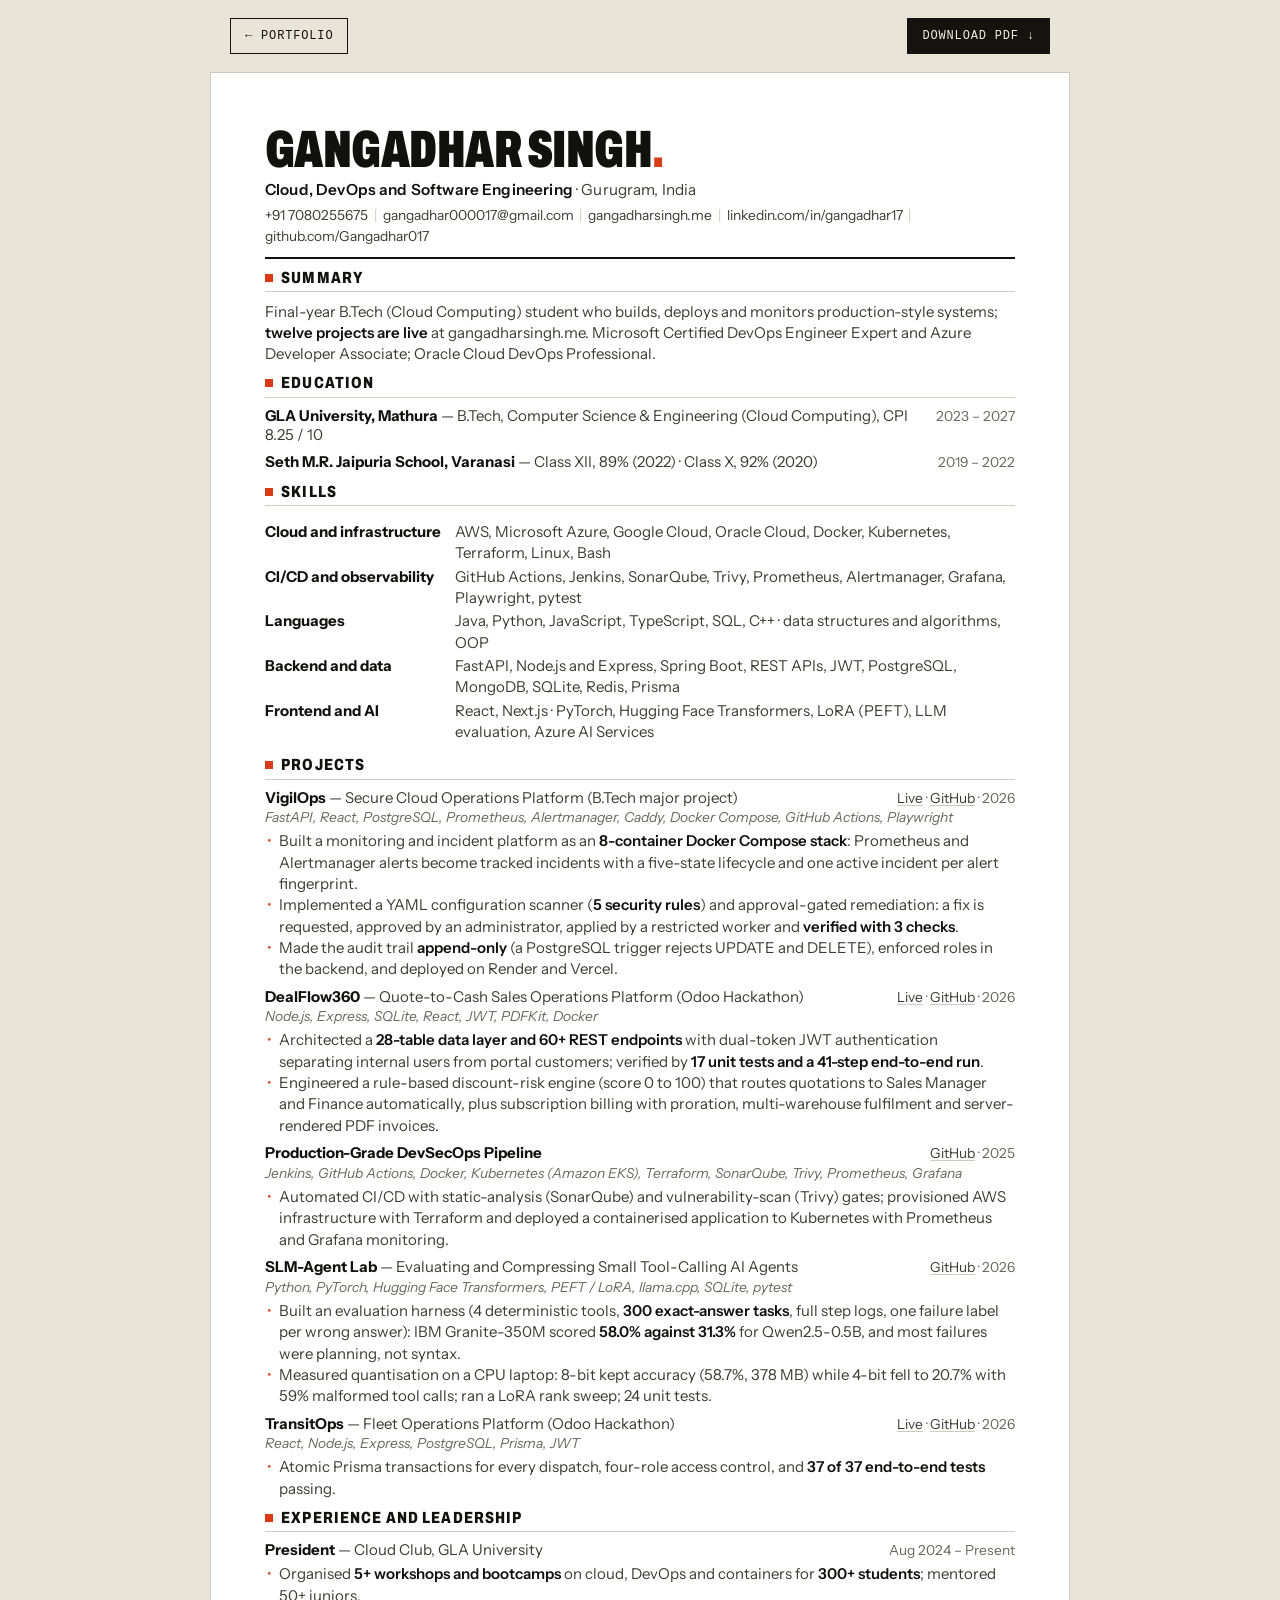
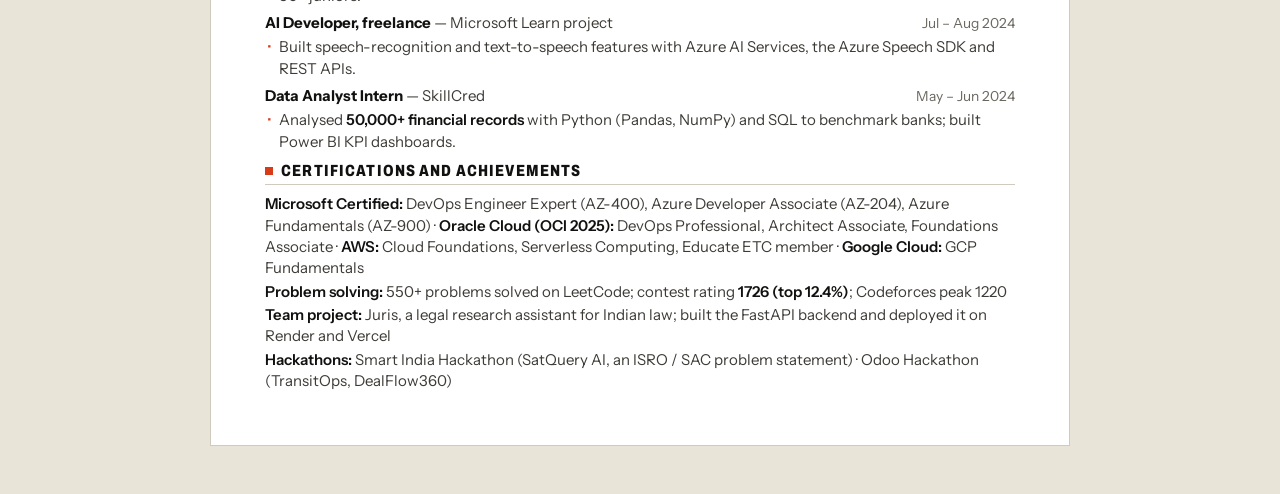
<file: resume/index.html>
<!doctype html>
<html lang="en">
<head>
<meta charset="utf-8">
<script>if(location.protocol==='http:'&&/(^|\.)gangadharsingh\.me$/.test(location.hostname))location.replace('https://gangadharsingh.me'+location.pathname+location.search+location.hash);</script>
<meta name="viewport" content="width=device-width, initial-scale=1">
<title>Résumé — Gangadhar Singh</title>
<meta name="description" content="Résumé of Gangadhar Singh: cloud, DevOps and software engineering. Final-year B.Tech (Cloud Computing), GLA University.">
<meta name="author" content="Gangadhar Singh">
<link rel="canonical" href="https://gangadharsingh.me/resume/">
<link rel="icon" href="/assets/img/favicon.svg" type="image/svg+xml">
<link rel="preconnect" href="https://fonts.googleapis.com">
<link rel="preconnect" href="https://fonts.gstatic.com" crossorigin>
<link href="https://fonts.googleapis.com/css2?family=Archivo:wdth,wght@62..125,400..900&family=Instrument+Sans:ital,wght@0,400;0,500;0,600;0,700;1,400&display=swap" rel="stylesheet">
<style>
  /* One source for the web page and the PDF: the PDF is this page printed to A4. */
  :root { --ink: #111110; --ink-2: #3d3b36; --ink-3: #6a675f; --rule: #cfcabd; --accent: #d93a17; --paper: #ffffff; --desk: #e9e4d8; }
  * { box-sizing: border-box; }
  html { -webkit-text-size-adjust: 100%; }
  body { margin: 0; background: var(--desk); color: var(--ink); font: 400 15px/1.42 "Instrument Sans", "Segoe UI", system-ui, Arial, sans-serif; -webkit-font-smoothing: antialiased; }
  a { color: inherit; text-decoration: none; }
  p, ul, h1, h2, h3 { margin: 0; }
  ul { padding: 0; list-style: none; }

  .bar { max-width: 860px; margin: 0 auto; padding: 18px 20px; display: flex; justify-content: space-between; align-items: center; gap: 12px; font: 500 12px ui-monospace, Consolas, monospace; letter-spacing: 0.07em; text-transform: uppercase; }
  .bar a { padding: 10px 14px; border: 1px solid #141310; }
  .bar a.dl { background: #141310; color: #f2eee5; }
  .bar a:hover { background: var(--accent); border-color: var(--accent); color: #140a06; }

  .sheet { max-width: 860px; margin: 0 auto 48px; background: var(--paper); padding: clamp(22px, 5vw, 54px); border: 1px solid var(--rule); }

  header { border-bottom: 2px solid var(--ink); padding-bottom: 0.7em; }
  h1 { font: 900 3.5em/0.86 "Archivo", "Arial Narrow", Arial, sans-serif; font-stretch: 66%; letter-spacing: -0.01em; text-transform: uppercase; }
  h1 i { font-style: normal; color: var(--accent); }
  .role { margin-top: 0.45em; font-weight: 600; font-size: 1.02em; letter-spacing: 0.01em; }
  .role span { font-weight: 400; color: var(--ink-2); }
  .contact { display: flex; flex-wrap: wrap; gap: 0.1em 0; margin-top: 0.4em; color: var(--ink-2); font-size: 0.92em; }
  .contact li:not(:last-child)::after { content: "|"; margin: 0 0.42em; color: var(--rule); }
  .contact a:hover, .e a:hover, li a:hover { color: var(--accent); }

  section { margin-top: 0.72em; }
  h2 { font: 800 1.08em/1 "Archivo", "Arial Narrow", Arial, sans-serif; font-stretch: 78%; letter-spacing: 0.07em; text-transform: uppercase; padding-bottom: 0.32em; border-bottom: 1px solid var(--rule); margin-bottom: 0.5em; display: flex; align-items: center; gap: 0.5em; }
  h2::before { content: ""; width: 0.5em; height: 0.5em; background: var(--accent); flex: none; }

  .e + .e { margin-top: 0.5em; }
  .e-head { display: flex; justify-content: space-between; align-items: baseline; gap: 1em; }
  h3 { font-size: 1em; font-weight: 700; line-height: 1.3; }
  h3 span { font-weight: 400; color: var(--ink-2); }
  .when { color: var(--ink-3); font-size: 0.92em; white-space: nowrap; }
  .when a { color: var(--ink-2); text-decoration: underline; text-decoration-color: var(--rule); text-underline-offset: 2px; }
  .tech { color: var(--ink-3); font-size: 0.92em; font-style: italic; }
  .e ul { margin-top: 0.16em; }
  .e li { padding-left: 0.95em; position: relative; color: var(--ink-2); }
  .e li::before { content: "•"; position: absolute; left: 0.1em; color: var(--accent); }
  .e li b, .sum b, .line b { color: var(--ink); font-weight: 600; }

  .sum { color: var(--ink-2); }
  .skills { display: grid; grid-template-columns: auto 1fr; gap: 0.14em 0.9em; }
  .skills dt { font-weight: 700; white-space: nowrap; }
  .skills dd { margin: 0; color: var(--ink-2); }
  .line { color: var(--ink-2); }
  .line + .line { margin-top: 0.14em; }

  @media (max-width: 620px) {
    body { font-size: 14px; }
    .e-head { flex-direction: column; gap: 0; }
    .skills { grid-template-columns: 1fr; }
    .skills dd { margin-bottom: 0.3em; }
    h1 { font-size: 2.7em; }
  }

  @page { size: A4; margin: 8.5mm 11.5mm; }
  @media print {
    body { background: #fff; font-size: 8.6pt; line-height: 1.29; }
    .bar { display: none; }
    .sheet { max-width: none; margin: 0; padding: 0; border: 0; }
    section { break-inside: avoid; }
    a { color: inherit; }
  }
</style>
</head>
<body>

<div class="bar">
  <a href="/">← Portfolio</a>
  <a class="dl" href="/Gangadhar_Singh_Resume.pdf" download>Download PDF ↓</a>
</div>

<main class="sheet">
  <header>
    <h1>Gangadhar Singh<i>.</i></h1>
    <p class="role">Cloud, DevOps and Software Engineering <span>· Gurugram, India</span></p>
    <ul class="contact">
      <li><a href="tel:+917080255675">+91 7080255675</a></li>
      <li><a href="mailto:gangadhar000017@gmail.com">gangadhar000017@gmail.com</a></li>
      <li><a href="https://gangadharsingh.me/">gangadharsingh.me</a></li>
      <li><a href="https://www.linkedin.com/in/gangadhar17">linkedin.com/in/gangadhar17</a></li>
      <li><a href="https://github.com/Gangadhar017">github.com/Gangadhar017</a></li>
    </ul>
  </header>

  <section>
    <h2>Summary</h2>
    <p class="sum">Final-year B.Tech (Cloud Computing) student who builds, deploys and monitors production-style systems; <b>twelve projects are live</b> at gangadharsingh.me. Microsoft Certified DevOps Engineer Expert and Azure Developer Associate; Oracle Cloud DevOps Professional.</p>
  </section>

  <section>
    <h2>Education</h2>
    <div class="e">
      <div class="e-head"><h3>GLA University, Mathura <span>— B.Tech, Computer Science &amp; Engineering (Cloud Computing), CPI 8.25 / 10</span></h3><span class="when">2023 – 2027</span></div>
    </div>
    <div class="e">
      <div class="e-head"><h3>Seth M.R. Jaipuria School, Varanasi <span>— Class XII, 89% (2022) · Class X, 92% (2020)</span></h3><span class="when">2019 – 2022</span></div>
    </div>
  </section>

  <section>
    <h2>Skills</h2>
    <dl class="skills">
      <dt>Cloud and infrastructure</dt><dd>AWS, Microsoft Azure, Google Cloud, Oracle Cloud, Docker, Kubernetes, Terraform, Linux, Bash</dd>
      <dt>CI/CD and observability</dt><dd>GitHub Actions, Jenkins, SonarQube, Trivy, Prometheus, Alertmanager, Grafana, Playwright, pytest</dd>
      <dt>Languages</dt><dd>Java, Python, JavaScript, TypeScript, SQL, C++ · data structures and algorithms, OOP</dd>
      <dt>Backend and data</dt><dd>FastAPI, Node.js and Express, Spring Boot, REST APIs, JWT, PostgreSQL, MongoDB, SQLite, Redis, Prisma</dd>
      <dt>Frontend and AI</dt><dd>React, Next.js · PyTorch, Hugging Face Transformers, LoRA (PEFT), LLM evaluation, Azure AI Services</dd>
    </dl>
  </section>

  <section>
    <h2>Projects</h2>

    <div class="e">
      <div class="e-head"><h3>VigilOps <span>— Secure Cloud Operations Platform (B.Tech major project)</span></h3><span class="when"><a href="https://frontend-sigma-one-0hshbxb8vj.vercel.app/">Live</a> · <a href="https://github.com/Gangadhar017/VigilOps">GitHub</a> · 2026</span></div>
      <p class="tech">FastAPI, React, PostgreSQL, Prometheus, Alertmanager, Caddy, Docker Compose, GitHub Actions, Playwright</p>
      <ul>
        <li>Built a monitoring and incident platform as an <b>8-container Docker Compose stack</b>: Prometheus and Alertmanager alerts become tracked incidents with a five-state lifecycle and one active incident per alert fingerprint.</li>
        <li>Implemented a YAML configuration scanner (<b>5 security rules</b>) and approval-gated remediation: a fix is requested, approved by an administrator, applied by a restricted worker and <b>verified with 3 checks</b>.</li>
        <li>Made the audit trail <b>append-only</b> (a PostgreSQL trigger rejects UPDATE and DELETE), enforced roles in the backend, and deployed on Render and Vercel.</li>
      </ul>
    </div>

    <div class="e">
      <div class="e-head"><h3>DealFlow360 <span>— Quote-to-Cash Sales Operations Platform (Odoo Hackathon)</span></h3><span class="when"><a href="https://dealflow360-t22l.onrender.com/">Live</a> · <a href="https://github.com/Gangadhar017/DealFlow-v1">GitHub</a> · 2026</span></div>
      <p class="tech">Node.js, Express, SQLite, React, JWT, PDFKit, Docker</p>
      <ul>
        <li>Architected a <b>28-table data layer and 60+ REST endpoints</b> with dual-token JWT authentication separating internal users from portal customers; verified by <b>17 unit tests and a 41-step end-to-end run</b>.</li>
        <li>Engineered a rule-based discount-risk engine (score 0 to 100) that routes quotations to Sales Manager and Finance automatically, plus subscription billing with proration, multi-warehouse fulfilment and server-rendered PDF invoices.</li>
      </ul>
    </div>

    <div class="e">
      <div class="e-head"><h3>Production-Grade DevSecOps Pipeline</h3><span class="when"><a href="https://github.com/Gangadhar017/starbucks-kubernetes">GitHub</a> · 2025</span></div>
      <p class="tech">Jenkins, GitHub Actions, Docker, Kubernetes (Amazon EKS), Terraform, SonarQube, Trivy, Prometheus, Grafana</p>
      <ul>
        <li>Automated CI/CD with static-analysis (SonarQube) and vulnerability-scan (Trivy) gates; provisioned AWS infrastructure with Terraform and deployed a containerised application to Kubernetes with Prometheus and Grafana monitoring.</li>
      </ul>
    </div>

    <div class="e">
      <div class="e-head"><h3>SLM-Agent Lab <span>— Evaluating and Compressing Small Tool-Calling AI Agents</span></h3><span class="when"><a href="https://github.com/Gangadhar017/SLM-agent-Lab">GitHub</a> · 2026</span></div>
      <p class="tech">Python, PyTorch, Hugging Face Transformers, PEFT / LoRA, llama.cpp, SQLite, pytest</p>
      <ul>
        <li>Built an evaluation harness (4 deterministic tools, <b>300 exact-answer tasks</b>, full step logs, one failure label per wrong answer): IBM Granite-350M scored <b>58.0% against 31.3%</b> for Qwen2.5-0.5B, and most failures were planning, not syntax.</li>
        <li>Measured quantisation on a CPU laptop: 8-bit kept accuracy (58.7%, 378 MB) while 4-bit fell to 20.7% with 59% malformed tool calls; ran a LoRA rank sweep; 24 unit tests.</li>
      </ul>
    </div>

    <div class="e">
      <div class="e-head"><h3>TransitOps <span>— Fleet Operations Platform (Odoo Hackathon)</span></h3><span class="when" id="transitops-links"><a href="https://transitops-1xru.onrender.com/">Live</a> · <a href="https://github.com/Gangadhar017/TransitOps">GitHub</a> · 2026</span></div>
      <p class="tech">React, Node.js, Express, PostgreSQL, Prisma, JWT</p>
      <ul>
        <li>Atomic Prisma transactions for every dispatch, four-role access control, and <b>37 of 37 end-to-end tests</b> passing.</li>
      </ul>
    </div>
  </section>

  <section>
    <h2>Experience and Leadership</h2>
    <div class="e">
      <div class="e-head"><h3>President <span>— Cloud Club, GLA University</span></h3><span class="when">Aug 2024 – Present</span></div>
      <ul><li>Organised <b>5+ workshops and bootcamps</b> on cloud, DevOps and containers for <b>300+ students</b>; mentored 50+ juniors.</li></ul>
    </div>
    <div class="e">
      <div class="e-head"><h3>AI Developer, freelance <span>— Microsoft Learn project</span></h3><span class="when">Jul – Aug 2024</span></div>
      <ul><li>Built speech-recognition and text-to-speech features with Azure AI Services, the Azure Speech SDK and REST APIs.</li></ul>
    </div>
    <div class="e">
      <div class="e-head"><h3>Data Analyst Intern <span>— SkillCred</span></h3><span class="when">May – Jun 2024</span></div>
      <ul><li>Analysed <b>50,000+ financial records</b> with Python (Pandas, NumPy) and SQL to benchmark banks; built Power BI KPI dashboards.</li></ul>
    </div>
  </section>

  <section>
    <h2>Certifications and Achievements</h2>
    <p class="line"><b>Microsoft Certified:</b> DevOps Engineer Expert (AZ-400), Azure Developer Associate (AZ-204), Azure Fundamentals (AZ-900) · <b>Oracle Cloud (OCI 2025):</b> DevOps Professional, Architect Associate, Foundations Associate · <b>AWS:</b> Cloud Foundations, Serverless Computing, Educate ETC member · <b>Google Cloud:</b> GCP Fundamentals</p>
    <p class="line"><b>Problem solving:</b> 550+ problems solved on <a href="https://leetcode.com/u/Gangadhar_cs23/">LeetCode</a>; <a href="https://leetcode.com/u/Gangadhar_Singh/">contest rating</a> <b>1726 (top 12.4%)</b>; <a href="https://codeforces.com/profile/gangadhar_017">Codeforces</a> peak 1220</p>
    <p class="line"><b>Team project:</b> <a href="https://botjuris-six.vercel.app/">Juris</a>, a legal research assistant for Indian law; built the FastAPI backend and deployed it on Render and Vercel</p>
    <p class="line"><b>Hackathons:</b> Smart India Hackathon (SatQuery AI, an ISRO / SAC problem statement) · Odoo Hackathon (TransitOps, DealFlow360)</p>
  </section>
</main>

</body>
</html>
</file>
<file: assets/css/site.css>
/* gangadharsingh.me
   Paper, ink and one signal colour. Hairlines instead of shadows, squared corners,
   condensed display type, monospace labels. Both themes share every rule below
   and differ only in the tokens. */

:root {
  --paper: #f2eee5;
  --paper-2: #e9e4d8;
  --card: #f8f5ee;
  --ink: #141310;
  --ink-2: #48453d;
  --ink-3: #767266;
  --line: rgba(20, 19, 16, 0.14);
  --line-2: rgba(20, 19, 16, 0.32);
  --accent: #f0421c;
  --accent-text: #bf2f0d;
  --on-accent: #140a06;
  --ok: #1a8246;
  --warn: #9a660c;
  --off: #8b867a;
  --hatch: rgba(20, 19, 16, 0.38);
  --track: #e2ddd0;

  --display: "Archivo", "Arial Narrow", "Helvetica Neue", Arial, sans-serif;
  --sans: "Instrument Sans", "Segoe UI", system-ui, -apple-system, Roboto, Arial, sans-serif;
  --serif: "Instrument Serif", "Iowan Old Style", Georgia, serif;
  --mono: "Geist Mono", ui-monospace, "SFMono-Regular", "Cascadia Mono", Consolas, monospace;

  --gutter: clamp(18px, 4vw, 56px);
  --max: 1480px;
  --bar-h: 56px;
  --ease: cubic-bezier(0.2, 0.8, 0.2, 1);
  color-scheme: light;
}

html[data-theme="dark"] {
  --paper: #0b0b0a;
  --paper-2: #121210;
  --card: #161614;
  --ink: #efebe1;
  --ink-2: #bcb7aa;
  --ink-3: #8c877b;
  --line: rgba(239, 235, 225, 0.13);
  --line-2: rgba(239, 235, 225, 0.3);
  --accent: #ff5527;
  --accent-text: #ff7a52;
  --on-accent: #140a06;
  --ok: #45d483;
  --warn: #f1b748;
  --off: #7b776d;
  --hatch: rgba(239, 235, 225, 0.42);
  --track: #262520;
  color-scheme: dark;
}

*,
*::before,
*::after { box-sizing: border-box; }

html {
  -webkit-text-size-adjust: 100%;
  scroll-behavior: smooth;
  scroll-padding-top: calc(var(--bar-h) + 20px);
}

body {
  margin: 0;
  background: var(--paper);
  color: var(--ink);
  font: 400 17px/1.55 var(--sans);
  -webkit-font-smoothing: antialiased;
  text-rendering: optimizeLegibility;
  overflow-x: hidden;
}

img { max-width: 100%; display: block; }
a { color: inherit; }
h1, h2, h3, h4, p, ul, ol, dl, dd, figure { margin: 0; }
ul, ol { padding: 0; list-style: none; }
button { font: inherit; color: inherit; background: none; border: 0; padding: 0; cursor: pointer; }
code { font: 0.9em var(--mono); }
::selection { background: var(--accent); color: var(--on-accent); }

:focus-visible { outline: 2px solid var(--accent); outline-offset: 3px; }

.wrap { max-width: var(--max); margin: 0 auto; padding: 0 var(--gutter); }

.sr-only {
  position: absolute; width: 1px; height: 1px; overflow: hidden;
  clip: rect(0 0 0 0); white-space: nowrap;
}

.skip {
  position: fixed; left: 12px; top: -60px; z-index: 100;
  background: var(--ink); color: var(--paper); padding: 10px 14px;
  font: 500 13px var(--mono); text-decoration: none;
}
.skip:focus { top: 12px; }

/* Small uppercase monospace label, used everywhere a thing needs a name. */
.label {
  font: 500 11px/1.3 var(--mono);
  letter-spacing: 0.09em;
  text-transform: uppercase;
  color: var(--ink-3);
}

.serif { font-family: var(--serif); font-style: italic; font-weight: 400; letter-spacing: -0.005em; }

/* ---------- top bar ---------- */

.topbar {
  position: sticky; top: 0; z-index: 50;
  background: var(--paper);
  border-bottom: 1px solid transparent;
  transition: border-color 0.25s;
}
.topbar.stuck { border-bottom-color: var(--line); }
.topbar .wrap {
  height: var(--bar-h);
  display: flex; align-items: center; justify-content: space-between; gap: 20px;
}

.brand { display: flex; align-items: center; gap: 10px; text-decoration: none; }
.brand-mark {
  width: 30px; height: 30px; display: grid; place-items: center;
  background: var(--accent); color: var(--on-accent);
  font: 900 15px/1 var(--display); font-stretch: 70%; letter-spacing: -0.01em;
}
.brand-text { font: 500 12px var(--mono); letter-spacing: 0.02em; color: var(--ink-2); }

.nav { display: flex; gap: clamp(14px, 2vw, 30px); }
.nav a {
  font: 500 12px var(--mono); letter-spacing: 0.08em; text-transform: uppercase;
  text-decoration: none; color: var(--ink-2); padding: 6px 0; position: relative;
}
.nav a::after {
  content: ""; position: absolute; left: 0; right: 0; bottom: 0; height: 2px;
  background: var(--accent); transform: scaleX(0); transform-origin: left;
  transition: transform 0.3s var(--ease);
}
.nav a:hover, .nav a.on { color: var(--ink); }
.nav a:hover::after, .nav a.on::after { transform: scaleX(1); }

.top-actions { display: flex; align-items: center; gap: 8px; }
.tool {
  height: 32px; padding: 0 10px; display: inline-flex; align-items: center; gap: 8px;
  border: 1px solid var(--line-2);
  font: 500 11px var(--mono); letter-spacing: 0.06em; text-transform: uppercase; color: var(--ink-2);
  transition: background 0.2s, color 0.2s, border-color 0.2s;
}
.tool:hover { background: var(--ink); color: var(--paper); border-color: var(--ink); }
.tool kbd { font: inherit; color: inherit; opacity: 0.7; }
.tool .m { display: none; }
.tool svg { width: 14px; height: 14px; }
.tool.cv { background: var(--accent); border-color: var(--accent); color: var(--on-accent); text-decoration: none; font-weight: 600; }
.tool.cv:hover { background: var(--ink); border-color: var(--ink); color: var(--paper); }
.tool .sun { display: none; }
html[data-theme="dark"] .tool .sun { display: block; }
html[data-theme="dark"] .tool .moon { display: none; }

.theme-dock { position: relative; display: flex; align-items: center; }
.cord {
  position: absolute;
  top: 100%;
  left: 50%;
  transform: translateX(-50%);
  width: 120px;
  height: 220px;
  pointer-events: none;
  overflow: hidden;
}
.cord__cv {
  position: absolute;
  inset: 0;
  width: 100%;
  height: 100%;
}
.cord__hit {
  position: absolute;
  left: 0;
  top: 0;
  width: 52px;
  height: 52px;
  margin: -26px 0 0 -26px;
  border-radius: 50%;
  pointer-events: auto;
  touch-action: none;
  cursor: grab;
  -webkit-tap-highlight-color: transparent;
}
.cord__hit:active, .cord.dragging .cord__hit { cursor: grabbing; }
.cord.dragging { cursor: grabbing; }

/* ---------- hero ---------- */

.hero { padding: clamp(18px, 3vw, 36px) 0 0; position: relative; }

.hero-meta {
  display: flex; justify-content: space-between; gap: 16px; flex-wrap: wrap;
  padding-bottom: clamp(10px, 1.6vw, 20px);
}
.hero-meta .label { color: var(--ink-2); }
.hero-meta .avail { display: inline-flex; align-items: center; gap: 8px; }

.dot {
  width: 8px; height: 8px; display: inline-block; flex: none;
  background: var(--off);
}
.dot.ok { background: var(--ok); }
.dot.warn { background: var(--warn); }
.dot.live { animation: blink 2.4s steps(2, jump-none) infinite; }
@keyframes blink { 50% { opacity: 0.35; } }

.name {
  font: 900 15.6vw/0.8 var(--display);
  font-stretch: 62%;
  letter-spacing: -0.012em;
  text-transform: uppercase;
  white-space: nowrap;
  margin: 0 0 0 -0.035em;
  padding: 0.04em 0 0;
  border-top: 1px solid var(--line-2);
  user-select: none;
}
.name .w { display: inline-block; overflow: hidden; vertical-align: top; padding-top: 0.07em; margin-top: -0.02em; }
.name .w > span { display: inline-block; }
.js .name .w > span { transform: translateY(104%); animation: rise 1s var(--ease) 0.05s forwards; }
.js .name .w + .w > span { animation-delay: 0.16s; }
@keyframes rise { to { transform: none; } }
.name .o { color: var(--accent); font-style: normal; }
.name-in { display: inline-block; }

.hero-grid {
  display: grid;
  grid-template-columns: minmax(0, 3fr) minmax(0, 5fr) minmax(0, 4fr);
  gap: clamp(20px, 3vw, 48px);
  padding: clamp(22px, 3vw, 40px) 0 clamp(28px, 4vw, 56px);
  border-top: 1px solid var(--line-2);
  margin-top: clamp(8px, 1.2vw, 16px);
  align-items: start;
}

.id { display: grid; gap: 16px; }
.portrait { width: 116px; position: relative; }
.portrait img {
  width: 116px; height: 116px; object-fit: cover;
  filter: grayscale(1) contrast(1.08);
  border: 1px solid var(--line-2);
  transition: filter 0.35s var(--ease);
}
.portrait:hover img {
  filter: grayscale(0) contrast(1);
}
.portrait::after {
  content: ""; position: absolute; right: -7px; bottom: -7px; width: 22px; height: 22px;
  background: var(--accent);
}

.spec { display: grid; gap: 0; border-top: 1px solid var(--line); }
.spec div { display: grid; grid-template-columns: 62px 1fr; gap: 10px; padding: 7px 0; border-bottom: 1px solid var(--line); }
.spec dt { font: 500 10.5px/1.5 var(--mono); letter-spacing: 0.09em; text-transform: uppercase; color: var(--ink-3); }
.spec dd { font: 400 13px/1.4 var(--sans); color: var(--ink-2); }

.lede {
  font: 500 clamp(26px, 3.1vw, 46px)/1.08 var(--sans);
  letter-spacing: -0.025em;
  text-wrap: balance;
}
.lede .serif { font-size: 1.1em; color: var(--accent-text); letter-spacing: -0.02em; }
.sublede { margin-top: 18px; max-width: 46ch; color: var(--ink-2); font-size: clamp(15px, 1.15vw, 17.5px); }
.sublede b { color: var(--ink); font-weight: 600; }

.cta { display: flex; flex-wrap: wrap; gap: 8px; margin-top: 24px; }
.cta .btn { padding: 0 14px; }
.btn {
  display: inline-flex; align-items: center; gap: 10px;
  height: 44px; padding: 0 18px;
  border: 1px solid var(--ink);
  background: var(--ink); color: var(--paper);
  font: 500 12px var(--mono); letter-spacing: 0.08em; text-transform: uppercase; text-decoration: none;
  transition: background 0.2s, color 0.2s, border-color 0.2s;
}
.btn:hover { background: var(--accent); border-color: var(--accent); color: var(--on-accent); }
.btn.ghost { background: transparent; color: var(--ink); border-color: var(--line-2); }
.btn.ghost:hover { background: var(--ink); color: var(--paper); border-color: var(--ink); }
.btn.sm { height: 36px; padding: 0 13px; font-size: 11px; }
.arr { display: inline-block; transition: transform 0.25s var(--ease); }
a:hover > .arr, button:hover > .arr { transform: translate(2px, -2px); }
a:hover > .arr.down { transform: translateY(3px); }

/* live board in the hero */
.board { border: 1px solid var(--line-2); background: var(--card); }
.board-head {
  display: flex; justify-content: space-between; align-items: center; gap: 12px;
  padding: 10px 14px; border-bottom: 1px solid var(--line-2);
}
.board-head .label { color: var(--ink); display: inline-flex; align-items: center; gap: 8px; }
.board-sum { font: 400 11px var(--mono); color: var(--ink-3); }
.board-list li {
  display: grid; grid-template-columns: 1fr auto; align-items: center; gap: 12px;
  padding: 9px 14px; border-bottom: 1px solid var(--line);
}
.board-list a { text-decoration: none; display: flex; align-items: baseline; gap: 10px; min-width: 0; }
.board-list .n { font: 600 14.5px var(--sans); letter-spacing: -0.01em; white-space: nowrap; }
.board-list .h { font: 400 11px var(--mono); color: var(--ink-3); white-space: nowrap; overflow: hidden; text-overflow: ellipsis; }
.board-list a:hover .n { color: var(--accent-text); }
.st { display: inline-flex; align-items: center; gap: 7px; font: 400 11px var(--mono); color: var(--ink-2); white-space: nowrap; }
.board-foot { display: block; padding: 10px 14px; font: 400 11px/1.5 var(--mono); color: var(--ink-3); text-decoration: none; }
.board-foot:hover { color: var(--ink); }

/* ---------- ticker ---------- */

.ticker { background: var(--accent); color: var(--on-accent); overflow: hidden; border-block: 1px solid var(--ink); }
html[data-theme="dark"] .ticker { border-color: transparent; }
.ticker-track { display: flex; width: max-content; animation: tick 60s linear infinite; }
.ticker:hover .ticker-track { animation-play-state: paused; }
.ticker ul { display: flex; flex: none; }
.ticker li {
  font: 500 12.5px/1 var(--mono); letter-spacing: 0.08em; text-transform: uppercase;
  padding: 13px 0; white-space: nowrap;
}
.ticker li::after { content: "✦"; margin: 0 22px; font-size: 10px; opacity: 0.75; }
.ticker li b { font-weight: 700; }
@keyframes tick { to { transform: translateX(-50%); } }

/* ---------- sections ---------- */

.section { padding: clamp(64px, 9vw, 136px) 0 0; }
.section-head {
  display: grid; grid-template-columns: minmax(0, 8fr) minmax(0, 4fr);
  gap: clamp(20px, 3vw, 48px); align-items: end;
  padding-bottom: clamp(20px, 2.6vw, 36px);
  border-bottom: 1px solid var(--ink);
}
.sec-no { display: flex; align-items: center; gap: 12px; margin-bottom: 14px; color: var(--ink-2); }
.sec-no::before { content: ""; width: 9px; height: 9px; background: var(--accent); }
.section h2 {
  font: 800 clamp(46px, 8.4vw, 132px)/0.86 var(--display);
  font-stretch: 68%;
  letter-spacing: -0.012em;
  text-transform: uppercase;
}
.section h2 .serif { text-transform: none; font-size: 0.86em; letter-spacing: -0.02em; color: var(--accent-text); white-space: nowrap; }
.sec-note { color: var(--ink-2); font-size: 15.5px; max-width: 44ch; justify-self: end; padding-bottom: 6px; }

/* ---------- how I work ---------- */

.strip-head { padding: clamp(40px, 5vw, 72px) 0 12px; border-bottom: 1px solid var(--ink); display: flex; align-items: center; gap: 12px; }
.strip-head::before { content: ""; width: 9px; height: 9px; background: var(--accent); }
.strip-head .label { color: var(--ink-2); }

.principles { display: grid; grid-template-columns: repeat(3, minmax(0, 1fr)); border-bottom: 1px solid var(--line-2); }
.principle { padding: clamp(22px, 2.6vw, 36px) clamp(18px, 2.4vw, 36px) clamp(26px, 3vw, 44px) 0; }
.principle + .principle { padding-left: clamp(18px, 2.4vw, 36px); border-left: 1px solid var(--line); }
.principle h3 { font: 600 clamp(20px, 1.9vw, 27px)/1.15 var(--sans); letter-spacing: -0.02em; margin: 12px 0 10px; }
.principle p { color: var(--ink-2); font-size: 15.5px; }
.principle p b { color: var(--ink); font-weight: 600; }

/* ---------- case studies ---------- */

.case { padding: clamp(36px, 5vw, 76px) 0; border-bottom: 1px solid var(--line-2); }
.case-head {
  display: grid; grid-template-columns: minmax(0, 8fr) minmax(0, 4fr);
  gap: clamp(20px, 3vw, 48px); align-items: end; margin-bottom: clamp(20px, 2.6vw, 34px);
}
.case-title { display: flex; align-items: flex-start; gap: clamp(12px, 1.6vw, 22px); }
.case-no { font: 500 12px var(--mono); letter-spacing: 0.08em; color: var(--accent-text); padding-top: 0.9em; }
.case h3 {
  font: 800 clamp(40px, 6vw, 92px)/0.9 var(--display);
  font-stretch: 72%; letter-spacing: -0.012em; text-transform: uppercase;
}
.kicker { font: 400 clamp(20px, 2.1vw, 31px)/1.15 var(--serif); font-style: italic; color: var(--ink-2); margin-top: 10px; }
.meta { display: grid; grid-template-columns: repeat(3, auto); justify-content: end; gap: 0 clamp(18px, 2.4vw, 36px); }
.meta dt { font: 500 10.5px var(--mono); letter-spacing: 0.09em; text-transform: uppercase; color: var(--ink-3); margin-bottom: 4px; }
.meta dd { font: 500 13.5px/1.35 var(--sans); }

.case-body { display: grid; grid-template-columns: minmax(0, 8fr) minmax(0, 4fr); gap: clamp(22px, 3vw, 48px); align-items: start; }
.case.flip .case-body { grid-template-columns: minmax(0, 4fr) minmax(0, 8fr); }
.case.flip .case-visual { order: 2; }

.case-lead { font-size: clamp(16px, 1.25vw, 18.5px); color: var(--ink-2); }
.case-lead b { color: var(--ink); font-weight: 600; }

.facts { display: grid; grid-template-columns: minmax(0, 1fr) minmax(0, 1fr); margin-top: 22px; border-top: 1px solid var(--line-2); }
.facts li { padding: 14px 12px 14px 0; border-bottom: 1px solid var(--line); }
.facts li:nth-child(even) { padding-left: 14px; border-left: 1px solid var(--line); }
.facts b {
  display: block; font: 800 clamp(30px, 3vw, 44px)/0.95 var(--display); font-stretch: 75%;
  letter-spacing: -0.01em; font-variant-numeric: tabular-nums;
}
.facts span { display: block; margin-top: 6px; font: 400 11.5px/1.45 var(--mono); color: var(--ink-2); }

.chips { display: flex; flex-wrap: wrap; gap: 6px; margin-top: 20px; }
.chips li {
  font: 400 11px/1 var(--mono); letter-spacing: 0.02em;
  padding: 6px 8px; border: 1px solid var(--line-2); color: var(--ink-2);
}
.links { display: flex; flex-wrap: wrap; gap: 8px; margin-top: 22px; }
.note { margin-top: 14px; font: 400 11.5px/1.5 var(--mono); color: var(--ink-3); }
.note a { color: var(--ink-2); }

/* screenshot frame */
.shot { border: 1px solid var(--line-2); background: var(--card); position: relative; }
.shot-bar {
  display: flex; align-items: center; gap: 12px;
  height: 34px; padding: 0 12px; border-bottom: 1px solid var(--line-2);
  font: 400 11px var(--mono); color: var(--ink-3);
}
.shot-bar .sq { display: flex; gap: 5px; flex: none; }
.shot-bar .sq i { width: 7px; height: 7px; background: var(--line-2); }
.shot-bar .sq i:first-child { background: var(--accent); }
.shot-url { overflow: hidden; text-overflow: ellipsis; white-space: nowrap; min-width: 0; }
.shot, .lab { min-width: 0; }
.shot-tabs { display: flex; margin-left: auto; align-self: stretch; overflow-x: auto; scrollbar-width: none; }
.shot-tabs::-webkit-scrollbar { display: none; }
.shot-tabs button {
  padding: 0 11px; font: 500 10.5px var(--mono); letter-spacing: 0.07em; text-transform: uppercase;
  color: var(--ink-3); border-left: 1px solid var(--line); white-space: nowrap;
}
.shot-tabs button:hover { color: var(--ink); }
.shot-tabs button[aria-selected="true"] { color: var(--on-accent); background: var(--accent); }
.shot-img { display: block; width: 100%; height: auto; aspect-ratio: 16 / 10; object-fit: cover; object-position: top left; background: var(--paper-2); }
.shot a.shot-link { display: block; overflow: hidden; }
.shot a.shot-link .shot-img { transition: transform 0.9s var(--ease); }
.shot a.shot-link:hover .shot-img { transform: scale(1.018); }
.shot figcaption { padding: 9px 12px; border-top: 1px solid var(--line); font: 400 11px/1.5 var(--mono); color: var(--ink-3); }

/* lab report (charts drawn from the published numbers) */
.lab { border: 1px solid var(--line-2); background: var(--card); }
.lab-head {
  display: flex; justify-content: space-between; align-items: center; gap: 12px;
  height: 34px; padding: 0 12px; border-bottom: 1px solid var(--line-2);
}
.lab-grid { display: grid; grid-template-columns: minmax(0, 1fr) minmax(0, 1fr); }
.plot { padding: clamp(16px, 1.8vw, 26px); border-bottom: 1px solid var(--line); }
.plot:nth-child(odd) { border-right: 1px solid var(--line); }
.plot.wide { grid-column: 1 / -1; border-right: 0; }
.plot:last-child { border-bottom: 0; }
.plot h4 { font: 600 clamp(16px, 1.35vw, 19px)/1.25 var(--sans); letter-spacing: -0.015em; margin: 8px 0 16px; max-width: 34ch; }
.plot .cap { margin-top: 14px; font: 400 11.5px/1.5 var(--mono); color: var(--ink-3); }

.bars { display: grid; gap: 10px; }
.bar-row { display: grid; grid-template-columns: 92px 1fr 54px; align-items: center; gap: 10px; }
.bar-row .k { font: 400 11.5px/1.25 var(--mono); color: var(--ink-2); }
.bar-row .k small { display: block; font-size: 10px; color: var(--ink-3); }
.bar-row .v { font: 600 13px var(--mono); text-align: right; font-variant-numeric: tabular-nums; }
.track { height: 22px; background: var(--track); position: relative; overflow: hidden; }
.fill { position: absolute; inset: 0 auto 0 0; width: var(--w); background: var(--ink); transform-origin: left; }
.fill.hot { background: var(--accent); }
.fill.dim { background: var(--ink-3); }
.js .fill, .js .seg { transform: scaleX(0); transition: transform 1.1s var(--ease); }
.js .in .fill, .js .in .seg { transform: none; }
.bar-row:nth-child(2) .fill { transition-delay: 0.08s; }
.bar-row:nth-child(3) .fill { transition-delay: 0.16s; }
.bar-row:nth-child(4) .fill { transition-delay: 0.24s; }
.track .ref { position: absolute; top: -3px; bottom: -3px; left: var(--at); width: 0; border-left: 1px dashed var(--accent); }

.stack { display: flex; height: 30px; background: var(--track); overflow: hidden; }
.seg { flex: 0 0 var(--w); transform-origin: left; }
.seg.c { background: var(--ink); }
.seg.p { background: var(--accent); }
.seg.s { background: repeating-linear-gradient(135deg, var(--hatch) 0 2px, transparent 2px 6px); }
.seg.r { background: var(--ink-3); }
.stack-row { display: grid; grid-template-columns: 148px 1fr; align-items: center; gap: 12px; }
.stack-row + .stack-row { margin-top: 10px; }
.stack-row .k { font: 500 12.5px/1.25 var(--mono); }
.stack-row .k small { display: block; font-weight: 400; font-size: 10.5px; color: var(--ink-3); }
.legend { display: flex; flex-wrap: wrap; gap: 6px 18px; margin-top: 14px; font: 400 11px var(--mono); color: var(--ink-2); }
.legend i { display: inline-block; width: 10px; height: 10px; margin-right: 7px; vertical-align: -1px; }
.legend .c { background: var(--ink); }
.legend .p { background: var(--accent); }
.legend .s { background: repeating-linear-gradient(135deg, var(--hatch) 0 2px, transparent 2px 5px); outline: 1px solid var(--line); }
.legend .r { background: var(--ink-3); }

/* rule list drawn as a panel (TransitOps) */
.guard { display: flex; flex-direction: column; aspect-ratio: 1.47; }
.guard-list { counter-reset: g; flex: 1; display: grid; grid-template-rows: 1fr 1fr 1fr 1.25fr; }
.guard-list li {
  counter-increment: g;
  display: grid; grid-template-columns: 30px minmax(0, 1fr) auto; gap: 12px; align-items: center;
  padding: clamp(13px, 1.5vw, 20px) 14px; border-bottom: 1px solid var(--line);
}
.guard-list li::before { content: "0" counter(g); font: 400 11px var(--mono); color: var(--ink-3); }
.guard-list .q { font: 500 clamp(15px, 1.35vw, 18px)/1.3 var(--sans); letter-spacing: -0.01em; }
.guard-list .a {
  font: 500 10.5px var(--mono); letter-spacing: 0.08em; text-transform: uppercase;
  padding: 5px 8px; border: 1px solid var(--line-2); color: var(--ink-2);
}
.guard-list .pass { grid-template-columns: 30px minmax(0, 1fr); background: var(--accent); color: var(--on-accent); border-bottom: 0; }
.guard-list .pass::before { content: "→"; color: inherit; font-size: 14px; }
.guard-list .pass .q { grid-column: 2; font-weight: 600; }
.guard-list .pass .a { grid-column: 2; border: 0; padding: 0; color: inherit; text-transform: none; letter-spacing: 0; font: 400 12px/1.45 var(--mono); }

/* approval routing strip */
.route { margin-top: 22px; border: 1px solid var(--line-2); }
.route-head { padding: 8px 12px; border-bottom: 1px solid var(--line-2); }
.route-row { display: grid; grid-template-columns: 74px 1fr; gap: 12px; padding: 9px 12px; border-bottom: 1px solid var(--line); align-items: center; }
.route-row:last-child { border-bottom: 0; }
.route-row .sc { font: 600 13px var(--mono); font-variant-numeric: tabular-nums; }
.route-row .to { font: 400 12px/1.4 var(--mono); color: var(--ink-2); }
.route-row .to b { color: var(--ink); font-weight: 500; }
.route-row .to i { font-style: normal; color: var(--accent-text); margin: 0 5px; }

/* ---------- project cards ---------- */

.cards { display: grid; grid-template-columns: minmax(0, 1fr) minmax(0, 1fr); }
.card { padding: clamp(26px, 3.2vw, 48px) 0; border-bottom: 1px solid var(--line-2); display: flex; flex-direction: column; }
.card:nth-child(odd) { padding-right: clamp(16px, 2.2vw, 34px); border-right: 1px solid var(--line); }
.card:nth-child(even) { padding-left: clamp(16px, 2.2vw, 34px); }
.card-top { display: flex; justify-content: space-between; align-items: baseline; gap: 12px; margin-bottom: 14px; }
.card h3 {
  font: 800 clamp(30px, 3.5vw, 52px)/0.95 var(--display); font-stretch: 74%;
  letter-spacing: -0.008em; text-transform: uppercase; margin-top: 20px;
}
.card .kicker { font-size: clamp(18px, 1.6vw, 23px); margin-top: 6px; }
.card p.desc { color: var(--ink-2); font-size: 15.5px; margin-top: 12px; max-width: 58ch; }
.pts { margin-top: 14px; border-top: 1px solid var(--line); }
.pts li {
  display: grid; grid-template-columns: 86px 1fr; gap: 12px; padding: 8px 0;
  border-bottom: 1px solid var(--line); font: 400 12px/1.45 var(--mono); color: var(--ink-2);
}
.pts b { font: 800 19px/1 var(--display); font-stretch: 80%; color: var(--ink); font-variant-numeric: tabular-nums; align-self: center; }
.card .links { margin-top: auto; padding-top: 20px; }
/* an odd card out takes the full row: picture on one side, text on the other */
.cards .card.wide { grid-column: 1 / -1; padding-left: 0; padding-right: 0; border-right: 0; }
.wide-body { display: grid; grid-template-columns: minmax(0, 7fr) minmax(0, 5fr); gap: clamp(22px, 3vw, 48px); align-items: start; }
.wide-text { display: flex; flex-direction: column; }
.card.wide h3 { margin-top: 0; }

/* ---------- fleet table ---------- */

.fleet { width: 100%; border-collapse: collapse; }
.fleet th {
  text-align: left; font: 500 10.5px var(--mono); letter-spacing: 0.09em; text-transform: uppercase;
  color: var(--ink-3); padding: 14px 12px 10px 0; border-bottom: 1px solid var(--line-2);
}
.fleet td { padding: 15px 12px 15px 0; border-bottom: 1px solid var(--line); vertical-align: middle; }
.fleet tbody tr { transition: background 0.2s; }
.fleet tbody tr:hover { background: var(--card); }
.fleet .num { font: 400 11px var(--mono); color: var(--ink-3); width: 44px; }
.fleet .svc { font: 600 clamp(16px, 1.5vw, 20px)/1.2 var(--sans); letter-spacing: -0.015em; }
.fleet .svc small { display: block; font: 400 13px/1.4 var(--sans); letter-spacing: 0; color: var(--ink-3); margin-top: 2px; }
.fleet .host { font: 400 12px/1.4 var(--mono); color: var(--ink-2); }
.fleet .host small { display: block; color: var(--ink-3); font-size: 11px; }
.fleet .stc { min-width: 190px; }
.fleet .go { text-align: right; padding-right: 0; white-space: nowrap; }
.wake {
  margin-left: 10px; padding: 4px 8px; border: 1px solid var(--line-2);
  font: 500 10.5px var(--mono); letter-spacing: 0.07em; text-transform: uppercase; color: var(--ink-2);
}
.wake:hover { background: var(--ink); color: var(--paper); border-color: var(--ink); }
.wake[disabled] { opacity: 0.45; pointer-events: none; }
.fleet-foot { display: flex; justify-content: space-between; gap: 16px; flex-wrap: wrap; padding-top: 14px; font: 400 11.5px/1.5 var(--mono); color: var(--ink-3); }
.fleet-foot button { text-decoration: underline; text-underline-offset: 3px; color: var(--ink-2); }

/* ---------- practice ---------- */

.score { display: grid; grid-template-columns: repeat(3, minmax(0, 1fr)); border-bottom: 1px solid var(--line-2); }
.panel { padding: clamp(22px, 2.6vw, 38px) clamp(16px, 2.2vw, 34px) clamp(26px, 3vw, 44px) 0; display: flex; flex-direction: column; }
.panel + .panel { padding-left: clamp(16px, 2.2vw, 34px); border-left: 1px solid var(--line); }
.panel-head { display: flex; justify-content: space-between; align-items: baseline; gap: 10px; }
.panel-head a { font: 400 11px var(--mono); color: var(--ink-3); text-underline-offset: 3px; }
.panel-head a:hover { color: var(--accent-text); }
.big {
  font: 900 clamp(72px, 9vw, 148px)/0.82 var(--display); font-stretch: 66%;
  letter-spacing: -0.02em; margin-top: 18px; font-variant-numeric: tabular-nums;
}
.big small { font: 500 12px var(--mono); letter-spacing: 0.08em; text-transform: uppercase; color: var(--ink-3); margin-left: 8px; }
.split { display: flex; height: 10px; margin-top: 20px; gap: 2px; }
.split i { flex: var(--n) 0 0; background: var(--ink); }
.split i:nth-child(1) { background: var(--ink-3); }
.split i:nth-child(3) { background: var(--accent); }
.split-key { display: flex; gap: 16px; margin-top: 9px; font: 400 11.5px var(--mono); color: var(--ink-2); flex-wrap: wrap; }
.split-key b { color: var(--ink); font-weight: 600; }
.kv { margin-top: 18px; border-top: 1px solid var(--line); }
.kv div { display: flex; justify-content: space-between; gap: 12px; padding: 8px 0; border-bottom: 1px solid var(--line); }
.kv dt { font: 400 12px var(--mono); color: var(--ink-3); }
.kv dd { font: 500 12.5px var(--mono); text-align: right; font-variant-numeric: tabular-nums; }
.spark { margin-top: 20px; width: 100%; height: auto; overflow: visible; }
.spark .ln { fill: none; stroke: var(--ink); stroke-width: 1.5; vector-effect: non-scaling-stroke; }
.spark .ar { fill: var(--accent); opacity: 0.14; }
.spark .pt { fill: var(--paper); stroke: var(--ink); stroke-width: 1.5; vector-effect: non-scaling-stroke; }
.spark .pk { fill: var(--accent); stroke: var(--accent); }
.spark text { font: 400 10px var(--mono); fill: var(--ink-3); }
.spark .gl { stroke: var(--line); stroke-width: 1; vector-effect: non-scaling-stroke; }
.snap { padding-top: 14px; font: 400 11.5px/1.5 var(--mono); color: var(--ink-3); }

/* ---------- experience ---------- */

.rows { border-bottom: 1px solid var(--line-2); }
.row {
  display: grid; grid-template-columns: minmax(0, 3fr) minmax(0, 4fr) minmax(0, 5fr);
  gap: clamp(16px, 3vw, 48px); padding: clamp(22px, 2.6vw, 34px) 0; border-top: 1px solid var(--line);
}
.row:first-child { border-top: 0; }
.row .when { font: 400 12px/1.5 var(--mono); color: var(--ink-3); letter-spacing: 0.04em; text-transform: uppercase; }
.row .when .now { color: var(--ok); }
.row h3 { font: 600 clamp(20px, 2vw, 28px)/1.15 var(--sans); letter-spacing: -0.02em; }
.row .org { margin-top: 6px; font: 400 clamp(17px, 1.5vw, 21px)/1.2 var(--serif); font-style: italic; color: var(--ink-2); }
.row ul { display: grid; gap: 8px; color: var(--ink-2); font-size: 15.5px; }
.row li { padding-left: 18px; position: relative; }
.row li::before { content: ""; position: absolute; left: 0; top: 0.68em; width: 8px; height: 1px; background: var(--accent); }
.row li b { color: var(--ink); font-weight: 600; }

.sub-head { display: flex; align-items: baseline; justify-content: space-between; gap: 16px; padding: clamp(40px, 5vw, 72px) 0 14px; border-bottom: 1px solid var(--ink); }
.sub-head h3 { font: 800 clamp(28px, 3.4vw, 50px)/0.95 var(--display); font-stretch: 72%; text-transform: uppercase; letter-spacing: -0.008em; }

/* ---------- certifications + toolbox ---------- */

.certs { display: grid; grid-template-columns: repeat(4, minmax(0, 1fr)); border-bottom: 1px solid var(--line-2); }
.vendor { padding: clamp(20px, 2.4vw, 32px) clamp(14px, 2vw, 28px) clamp(24px, 2.8vw, 38px) 0; }
.vendor + .vendor { padding-left: clamp(14px, 2vw, 28px); border-left: 1px solid var(--line); }
.vendor h4 { font: 800 clamp(24px, 2.4vw, 36px)/1 var(--display); font-stretch: 74%; text-transform: uppercase; margin: 10px 0 14px; }
.vendor li { padding: 9px 0; border-top: 1px solid var(--line); font-size: 15px; line-height: 1.35; }
.vendor li small { display: block; font: 400 11px var(--mono); color: var(--ink-3); margin-top: 3px; }

.matrix { border-bottom: 1px solid var(--line-2); }
.matrix div { display: grid; grid-template-columns: minmax(0, 3fr) minmax(0, 9fr); gap: clamp(16px, 3vw, 48px); padding: 15px 0; border-top: 1px solid var(--line); }
.matrix div:first-child { border-top: 0; }
.matrix dt { font: 500 11px/1.6 var(--mono); letter-spacing: 0.09em; text-transform: uppercase; color: var(--ink-3); padding-top: 3px; }
.matrix dd { font-size: clamp(16px, 1.4vw, 19px); line-height: 1.5; letter-spacing: -0.01em; }
.matrix dd i { font-style: normal; color: var(--line-2); margin: 0 9px; display: inline-block; }

/* ---------- index of repositories ---------- */

.filters { display: flex; flex-wrap: wrap; gap: 6px; padding: 18px 0; }
.filters button {
  padding: 7px 11px; border: 1px solid var(--line-2);
  font: 500 11px var(--mono); letter-spacing: 0.07em; text-transform: uppercase; color: var(--ink-2);
}
.filters button:hover { border-color: var(--ink); color: var(--ink); }
.filters button[aria-pressed="true"] { background: var(--ink); color: var(--paper); border-color: var(--ink); }
.filters button span { opacity: 0.6; margin-left: 6px; }

.idx { border-top: 1px solid var(--line-2); }
.idx-row {
  display: grid; grid-template-columns: 44px minmax(0, 3.2fr) minmax(0, 6fr) 96px 52px 24px;
  gap: 14px; align-items: baseline; padding: 12px 0; border-bottom: 1px solid var(--line);
  text-decoration: none; transition: background 0.18s, padding 0.25s var(--ease);
}
.idx-row:hover { background: var(--card); padding-left: 10px; padding-right: 10px; }
.idx-row .i { font: 400 11px var(--mono); color: var(--ink-3); }
.idx-row .t { font: 600 16px/1.3 var(--sans); letter-spacing: -0.012em; overflow-wrap: anywhere; }
.idx-row .t em { font: 500 10px var(--mono); font-style: normal; letter-spacing: 0.08em; text-transform: uppercase; color: var(--on-accent); background: var(--accent); padding: 2px 5px; margin-left: 8px; vertical-align: 2px; }
.idx-row .d { font-size: 14.5px; line-height: 1.45; color: var(--ink-2); }
.idx-row .l, .idx-row .y { font: 400 11.5px var(--mono); color: var(--ink-3); }
.idx-row .y { text-align: right; font-variant-numeric: tabular-nums; }
.idx-row .a { text-align: right; color: var(--ink-3); }
.idx-row:hover .a { color: var(--accent-text); }
.idx-foot { padding-top: 14px; font: 400 11.5px/1.5 var(--mono); color: var(--ink-3); }

/* ---------- contact ---------- */

.contact { margin-top: clamp(72px, 10vw, 150px); background: var(--ink); color: var(--paper); padding: clamp(56px, 8vw, 120px) 0 28px; }
html[data-theme="dark"] .contact { background: var(--paper-2); color: var(--ink); border-top: 1px solid var(--line-2); }
.contact .label { color: inherit; opacity: 0.6; }
.contact h2 {
  font: 900 clamp(52px, 10.6vw, 172px)/0.82 var(--display); font-stretch: 62%;
  text-transform: uppercase; letter-spacing: -0.014em; margin-top: 18px; max-width: 12em;
}
.contact h2 .serif { text-transform: none; font-size: 0.84em; color: var(--accent); letter-spacing: -0.02em; white-space: nowrap; }
.mail-row { display: flex; flex-wrap: wrap; align-items: center; gap: 14px 22px; margin-top: clamp(28px, 4vw, 56px); }
.mail {
  font: 500 clamp(20px, 3.2vw, 46px)/1.1 var(--sans); letter-spacing: -0.03em;
  text-decoration: underline; text-decoration-thickness: 2px; text-underline-offset: 0.16em;
  text-decoration-color: var(--accent); overflow-wrap: anywhere;
}
.mail:hover { color: var(--accent); }
.contact .btn { background: transparent; color: inherit; border-color: currentColor; }
.contact .btn:hover { background: var(--accent); color: var(--on-accent); border-color: var(--accent); }
.socials { display: grid; grid-template-columns: repeat(5, minmax(0, 1fr)); margin-top: clamp(36px, 5vw, 72px); border-top: 1px solid rgba(127, 127, 127, 0.4); }
.socials a { padding: 18px 12px 18px 0; text-decoration: none; border-bottom: 1px solid rgba(127, 127, 127, 0.4); display: block; }
.socials a + a { padding-left: 16px; border-left: 1px solid rgba(127, 127, 127, 0.25); }
.socials .label { display: block; margin-bottom: 6px; }
.socials b { font: 600 clamp(15px, 1.4vw, 19px) var(--sans); letter-spacing: -0.01em; }
.socials a:hover b { color: var(--accent); }
.colophon { display: flex; justify-content: space-between; gap: 16px 32px; flex-wrap: wrap; margin-top: 30px; font: 400 11.5px/1.6 var(--mono); opacity: 0.62; }
.colophon a { text-underline-offset: 3px; }

/* ---------- command palette ---------- */

.cmdk { border: 1px solid var(--ink); background: var(--paper); color: var(--ink); padding: 0; width: min(620px, calc(100vw - 28px)); margin-top: 12vh; }
.cmdk::backdrop { background: rgba(8, 8, 7, 0.55); }
.cmdk-in { display: flex; align-items: center; gap: 10px; padding: 0 14px; border-bottom: 1px solid var(--line-2); }
.cmdk-in span { font: 500 13px var(--mono); color: var(--accent-text); }
.cmdk input { flex: 1; height: 50px; border: 0; background: transparent; color: inherit; font: 400 16px var(--sans); outline: none; min-width: 0; }
.cmdk-list { max-height: min(52vh, 420px); overflow: auto; padding: 6px 0; }
.cmdk-list .grp { padding: 10px 14px 4px; }
.cmdk-list button { width: 100%; display: flex; justify-content: space-between; gap: 12px; align-items: baseline; text-align: left; padding: 9px 14px; font: 500 15px var(--sans); }
.cmdk-list button small { font: 400 11px var(--mono); color: var(--ink-3); white-space: nowrap; }
.cmdk-list button[aria-selected="true"] { background: var(--ink); color: var(--paper); }
.cmdk-list button[aria-selected="true"] small { color: inherit; opacity: 0.7; }
.cmdk-empty { padding: 18px 14px; color: var(--ink-3); font-size: 14.5px; }
.cmdk-foot { display: flex; gap: 16px; padding: 9px 14px; border-top: 1px solid var(--line-2); font: 400 10.5px var(--mono); letter-spacing: 0.06em; text-transform: uppercase; color: var(--ink-3); }

.toast {
  position: fixed; left: 50%; bottom: 24px; transform: translate(-50%, 20px); z-index: 80;
  background: var(--ink); color: var(--paper); padding: 10px 14px;
  font: 500 12px var(--mono); letter-spacing: 0.05em; opacity: 0; pointer-events: none;
  transition: opacity 0.25s, transform 0.25s var(--ease);
}
.toast.on { opacity: 1; transform: translate(-50%, 0); }

/* ---------- motion ---------- */

.js .rv { opacity: 0; transform: translateY(18px); transition: opacity 0.8s var(--ease), transform 0.8s var(--ease); }
.js .rv.in { opacity: 1; transform: none; }

@media (prefers-reduced-motion: reduce) {
  html { scroll-behavior: auto; }
  .js .rv, .js .fill, .js .seg { opacity: 1; transform: none; transition: none; }
  .js .name .w > span { transform: none; animation: none; }
  .ticker-track { animation: none; }
  .ticker { overflow-x: auto; }
  .dot.live { animation: none; }
}

/* ---------- smaller screens ---------- */

@media (max-width: 1180px) {
  .hero-grid { grid-template-columns: minmax(0, 7fr) minmax(0, 5fr); }
  .id { grid-column: 1 / -1; grid-template-columns: auto 1fr; align-items: start; gap: 24px; }
  .spec { grid-template-columns: minmax(0, 1fr) minmax(0, 1fr); column-gap: 24px; }
  .case-body, .case.flip .case-body { grid-template-columns: minmax(0, 1fr); }
  .case.flip .case-visual { order: 0; }
  .certs { grid-template-columns: minmax(0, 1fr) minmax(0, 1fr); }
  .vendor:nth-child(3) { padding-left: 0; border-left: 0; }
  .vendor:nth-child(n + 3) { border-top: 1px solid var(--line); }
  .idx-row { grid-template-columns: 36px minmax(0, 3fr) minmax(0, 5fr) 52px 20px; }
  .idx-row .l { display: none; }
}

@media (max-width: 900px) {
  .nav { display: none; }
  .tool .t, .tool kbd { display: none; }
  .tool .m { display: inline; }
  .section-head, .case-head { grid-template-columns: minmax(0, 1fr); align-items: start; }
  .sec-note { justify-self: start; }
  .meta { justify-content: start; }
  .hero-grid { grid-template-columns: minmax(0, 1fr); }
  .hero-grid > .id { order: 2; }
  .hero-grid > .board { order: 3; }
  .principles, .score { grid-template-columns: minmax(0, 1fr); }
  .principle, .principle + .principle, .panel, .panel + .panel { padding-left: 0; padding-right: 0; border-left: 0; }
  .principle + .principle, .panel + .panel { border-top: 1px solid var(--line); }
  .cards { grid-template-columns: minmax(0, 1fr); }
  .wide-body { grid-template-columns: minmax(0, 1fr); }
  .card.wide h3 { margin-top: 20px; }
  .card:nth-child(odd), .card:nth-child(even) { padding-left: 0; padding-right: 0; border-right: 0; }
  .row { grid-template-columns: minmax(0, 1fr); gap: 10px; }
  .matrix div { grid-template-columns: minmax(0, 1fr); gap: 4px; }
  .socials { grid-template-columns: minmax(0, 1fr) minmax(0, 1fr); }
  .socials a + a { padding-left: 0; border-left: 0; }
  .socials a:nth-child(even) { padding-left: 16px; border-left: 1px solid rgba(127, 127, 127, 0.25); }
  .fleet thead { display: none; }
  .fleet, .fleet tbody, .fleet tr, .fleet td { display: block; }
  .fleet tr { display: grid; grid-template-columns: 1fr auto; gap: 4px 12px; padding: 14px 0; border-bottom: 1px solid var(--line); }
  .fleet td { padding: 0; border: 0; }
  .fleet .num { display: none; }
  .fleet .svc { grid-column: 1; }
  .fleet .go { grid-column: 2; grid-row: 1; }
  .fleet .host { grid-column: 1 / -1; }
  .fleet .stc { grid-column: 1 / -1; min-width: 0; padding-top: 4px; }
}

@media (max-width: 640px) {
  body { font-size: 16px; }
  .brand-text { display: none; }
  .name { white-space: normal; font-size: 23.5vw; }
  .name .w { display: block; }
  .id { grid-template-columns: minmax(0, 1fr); }
  .spec { grid-template-columns: minmax(0, 1fr); }
  .hero-meta .label:first-child { display: none; }
  .lab-grid { grid-template-columns: minmax(0, 1fr); }
  .plot:nth-child(odd) { border-right: 0; }
  .facts b { font-size: 30px; }
  .stack-row { grid-template-columns: 1fr; gap: 6px; }
  .bar-row { grid-template-columns: 78px 1fr 48px; }
  .certs { grid-template-columns: minmax(0, 1fr); }
  .vendor, .vendor + .vendor { padding-left: 0; padding-right: 0; border-left: 0; }
  .vendor + .vendor { border-top: 1px solid var(--line); }
  .idx-row { grid-template-columns: minmax(0, 1fr) 44px; gap: 4px 12px; }
  .idx-row .i, .idx-row .a { display: none; }
  .idx-row .d { grid-column: 1 / -1; grid-row: 2; }
  .shot-url { display: none; }
  .shot-tabs { margin-left: 0; }
  .shot-tabs button:first-child { border-left: 0; }
  .shot-bar { padding-right: 0; }
  .meta { grid-template-columns: repeat(2, auto); gap: 12px 24px; }
  .colophon { flex-direction: column; }
}

@media print {
  .topbar, .ticker, .cmdk, .tool, .filters { display: none !important; }
  .js .rv { opacity: 1; transform: none; }
  body { background: #fff; color: #000; }
}
</file>
